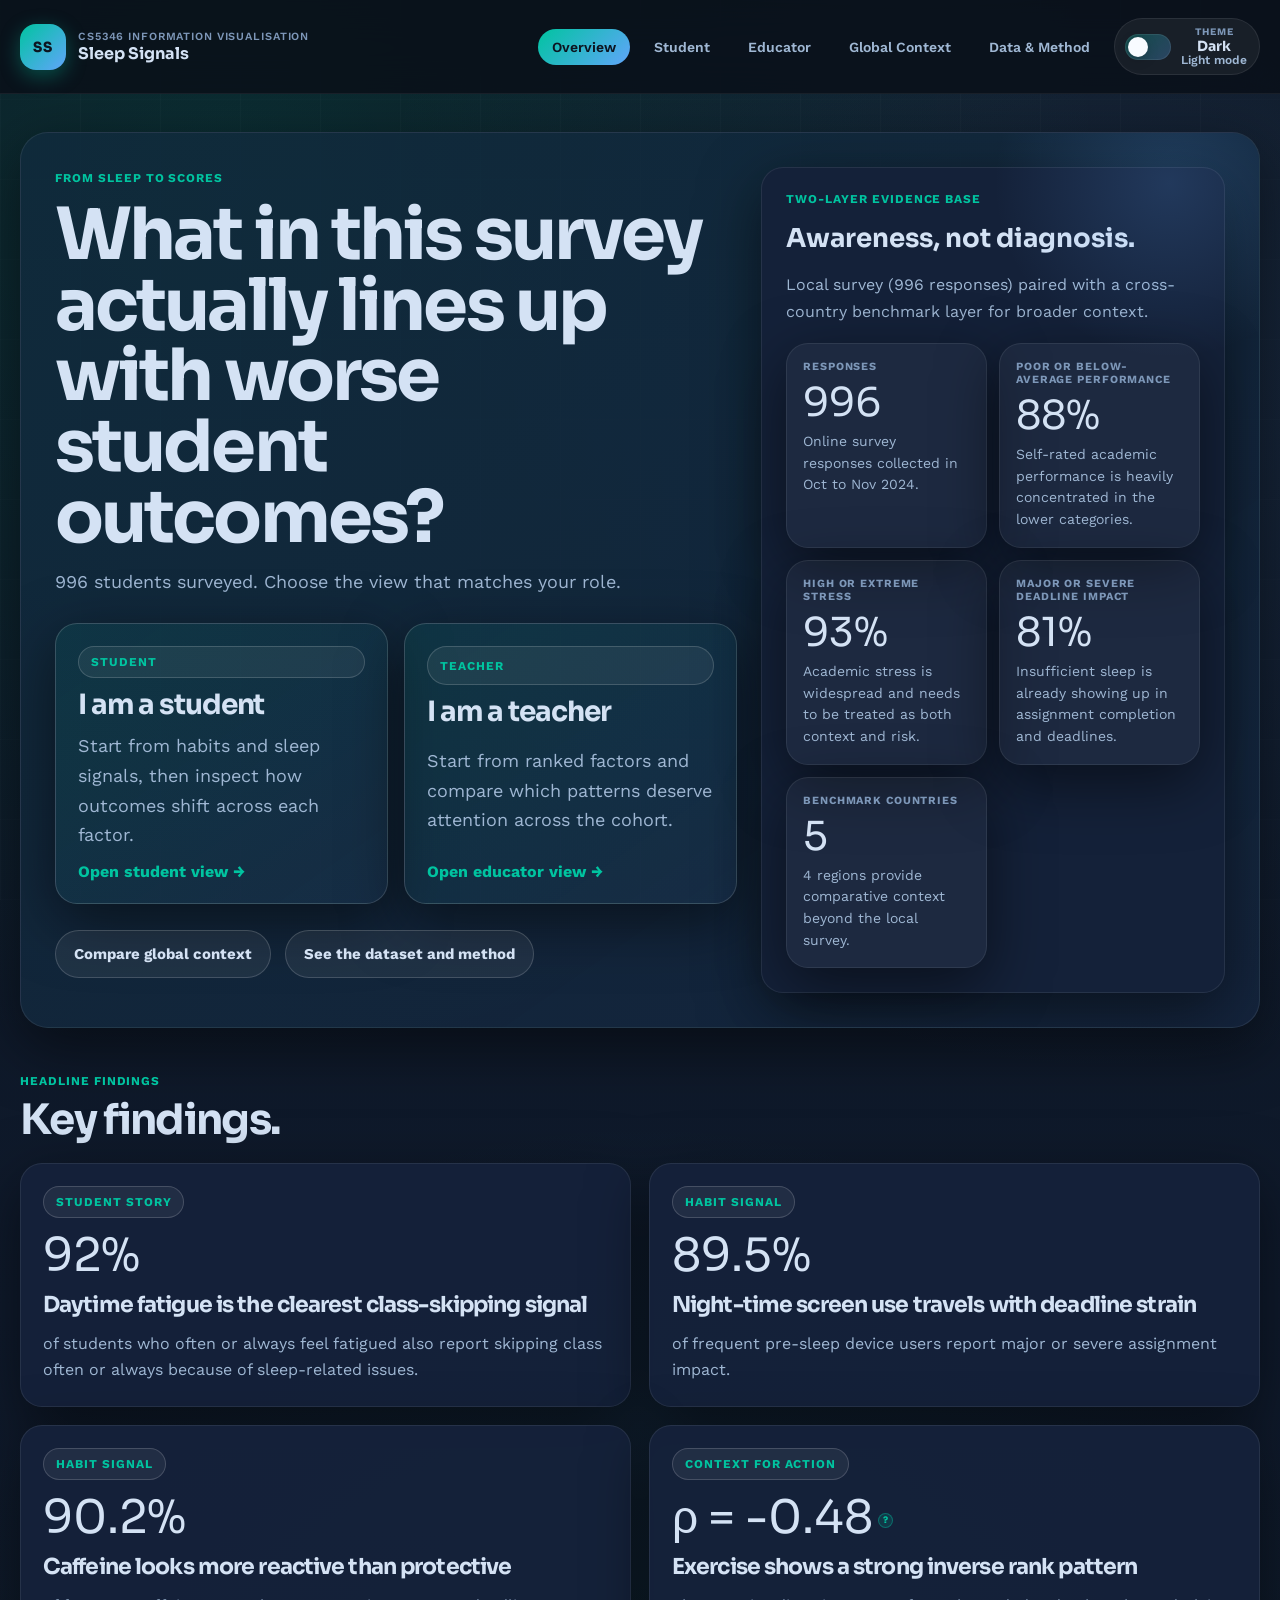
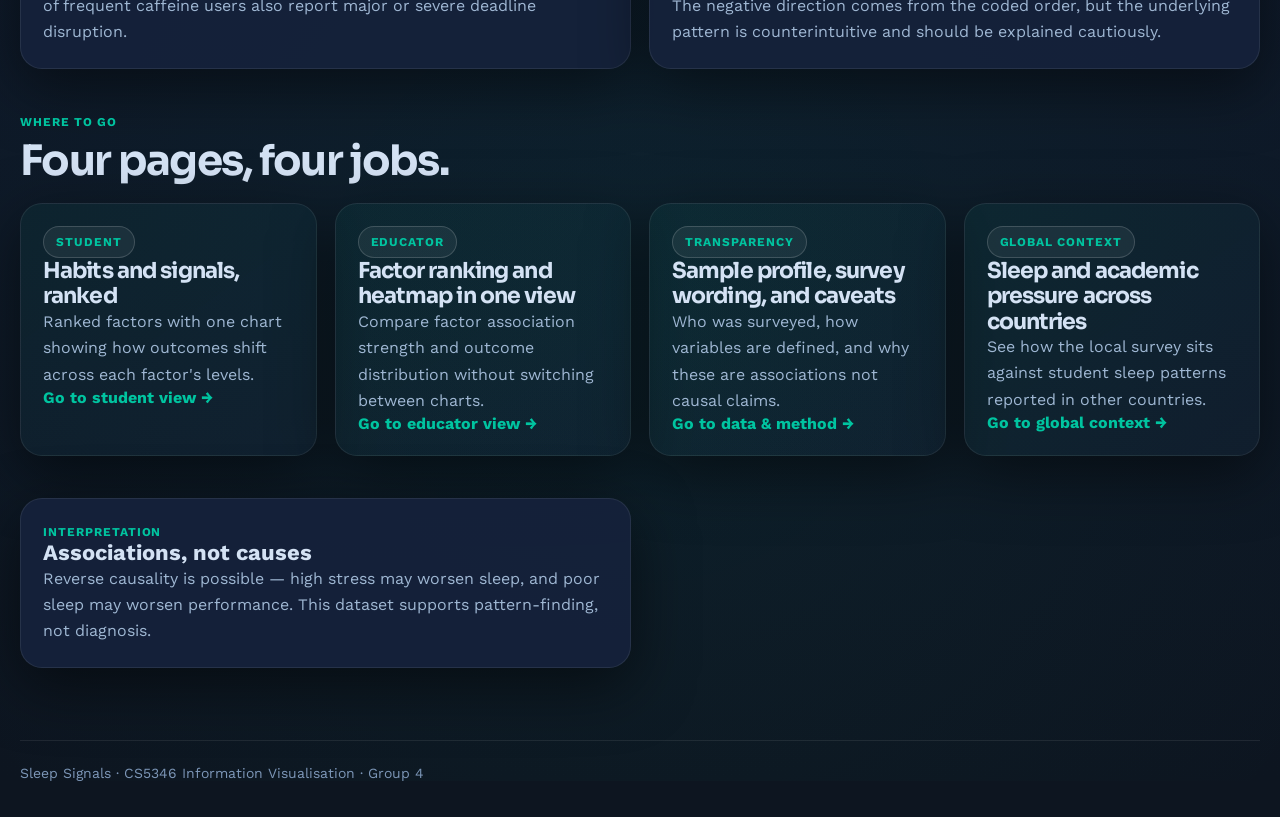
<file: index.html>
<!DOCTYPE html>
<html lang="en">
<head>
  <meta charset="utf-8">
  <meta name="viewport" content="width=device-width, initial-scale=1">
  <title>Sleep Signals | What Shapes Student Outcomes?</title>
  <script>
    try {
      const savedTheme = localStorage.getItem("sleep-signals-theme");
      if (savedTheme === "light" || savedTheme === "dark") document.documentElement.dataset.theme = savedTheme;
    } catch (error) {}
  </script>
  <link rel="stylesheet" href="assets/site.css">
</head>
<body>
  <header class="site-header">
    <nav class="site-nav">
      <a class="brand-lockup" href="index.html">
        <span class="brand-mark">SS</span>
        <span class="brand-text">
          <small>CS5346 Information Visualisation</small>
          <strong>Sleep Signals</strong>
        </span>
      </a>
      <div class="nav-links">
        <a class="nav-link active" href="index.html">Overview</a>
        <a class="nav-link" href="student.html">Student</a>
        <a class="nav-link" href="educator.html">Educator</a>
        <a class="nav-link" href="context.html">Global Context</a>
        <a class="nav-link" href="method.html">Data &amp; Method</a>
      </div>
    </nav>
  </header>

  <main class="page-shell">
    <section class="hero fade-up">
      <div class="hero-grid">
        <div class="hero-copy">
          <span class="eyebrow">From Sleep to Scores</span>
          <h1>What in this survey actually lines up with worse student outcomes?</h1>
          <p>
            996 students surveyed. Choose the view that matches your role.
          </p>
          <div class="audience-grid">
            <a class="audience-card audience-card-student" href="student.html">
              <span class="chip">Student</span>
              <h3>I am a student</h3>
              <p>
                Start from habits and sleep signals, then inspect how outcomes shift across each factor.
              </p>
              <span class="audience-link">Open student view →</span>
            </a>
            <a class="audience-card audience-card-educator" href="educator.html">
              <span class="chip">Teacher</span>
              <h3>I am a teacher</h3>
              <p>
                Start from ranked factors and compare which patterns deserve attention across the cohort.
              </p>
              <span class="audience-link">Open educator view →</span>
            </a>
          </div>
          <div class="hero-actions">
            <a class="btn btn-secondary" href="context.html">Compare global context</a>
            <a class="btn btn-secondary" href="method.html">See the dataset and method</a>
          </div>
        </div>

        <aside class="hero-card">
          <span class="section-kicker">Two-layer evidence base</span>
          <h2>Awareness, not diagnosis.</h2>
          <p>
            Local survey (996 responses) paired with a cross-country benchmark layer for broader context.
          </p>
          <div class="stat-grid" id="heroStats">
            <div class="loading-state">Loading survey profile…</div>
          </div>

        </aside>
      </div>
    </section>

    <section class="section fade-up">
      <div class="section-head">
        <div>
          <span class="section-kicker">Headline findings</span>
          <h2>Key findings.</h2>
        </div>
      </div>
      <div class="finding-grid" id="findingGrid">
        <div class="loading-state">Loading findings…</div>
      </div>
    </section>

    <section class="section fade-up">
      <div class="section-head">
        <div>
          <span class="section-kicker">Where to go</span>
          <h2>Four pages, four jobs.</h2>
        </div>
      </div>
      <div class="route-grid">
        <article class="route-card">
          <span class="chip">Student</span>
          <h3>Habits and signals, ranked</h3>
          <p>
            Ranked factors with one chart showing how outcomes shift across each factor's levels.
          </p>
          <a class="route-link" href="student.html">Go to student view →</a>
        </article>
        <article class="route-card">
          <span class="chip">Educator</span>
          <h3>Factor ranking and heatmap in one view</h3>
          <p>
            Compare factor association strength and outcome distribution without switching between charts.
          </p>
          <a class="route-link" href="educator.html">Go to educator view →</a>
        </article>
        <article class="route-card">
          <span class="chip">Transparency</span>
          <h3>Sample profile, survey wording, and caveats</h3>
          <p>
            Who was surveyed, how variables are defined, and why these are associations not causal claims.
          </p>
          <a class="route-link" href="method.html">Go to data &amp; method →</a>
        </article>
        <article class="route-card">
          <span class="chip">Global context</span>
          <h3>Sleep and academic pressure across countries</h3>
          <p>
            See how the local survey sits against student sleep patterns reported in other countries.
          </p>
          <a class="route-link" href="context.html">Go to global context →</a>
        </article>
      </div>
    </section>

    <section class="section fade-up">
      <div class="split-notes">
        <article class="note-card">
          <span class="section-kicker">Interpretation</span>
          <h3>Associations, not causes</h3>
          <p>
            Reverse causality is possible — high stress may worsen sleep, and poor sleep may worsen performance. This dataset supports pattern-finding, not diagnosis.
          </p>
        </article>
      </div>
    </section>
  </main>

  <footer class="site-footer">
    Sleep Signals · CS5346 Information Visualisation · Group 4
  </footer>

  <script src="assets/vendor/d3.v7.min.js" defer></script>
  <script src="data/local-survey-bundle.js" defer></script>
  <script src="data/global-sleep-benchmarks.js" defer></script>
  <script src="assets/data.js" defer></script>
  <script src="assets/charts.js" defer></script>
  <script src="assets/theme.js" defer></script>
  <script src="assets/index.js" defer></script>
</body>
</html>
</file>
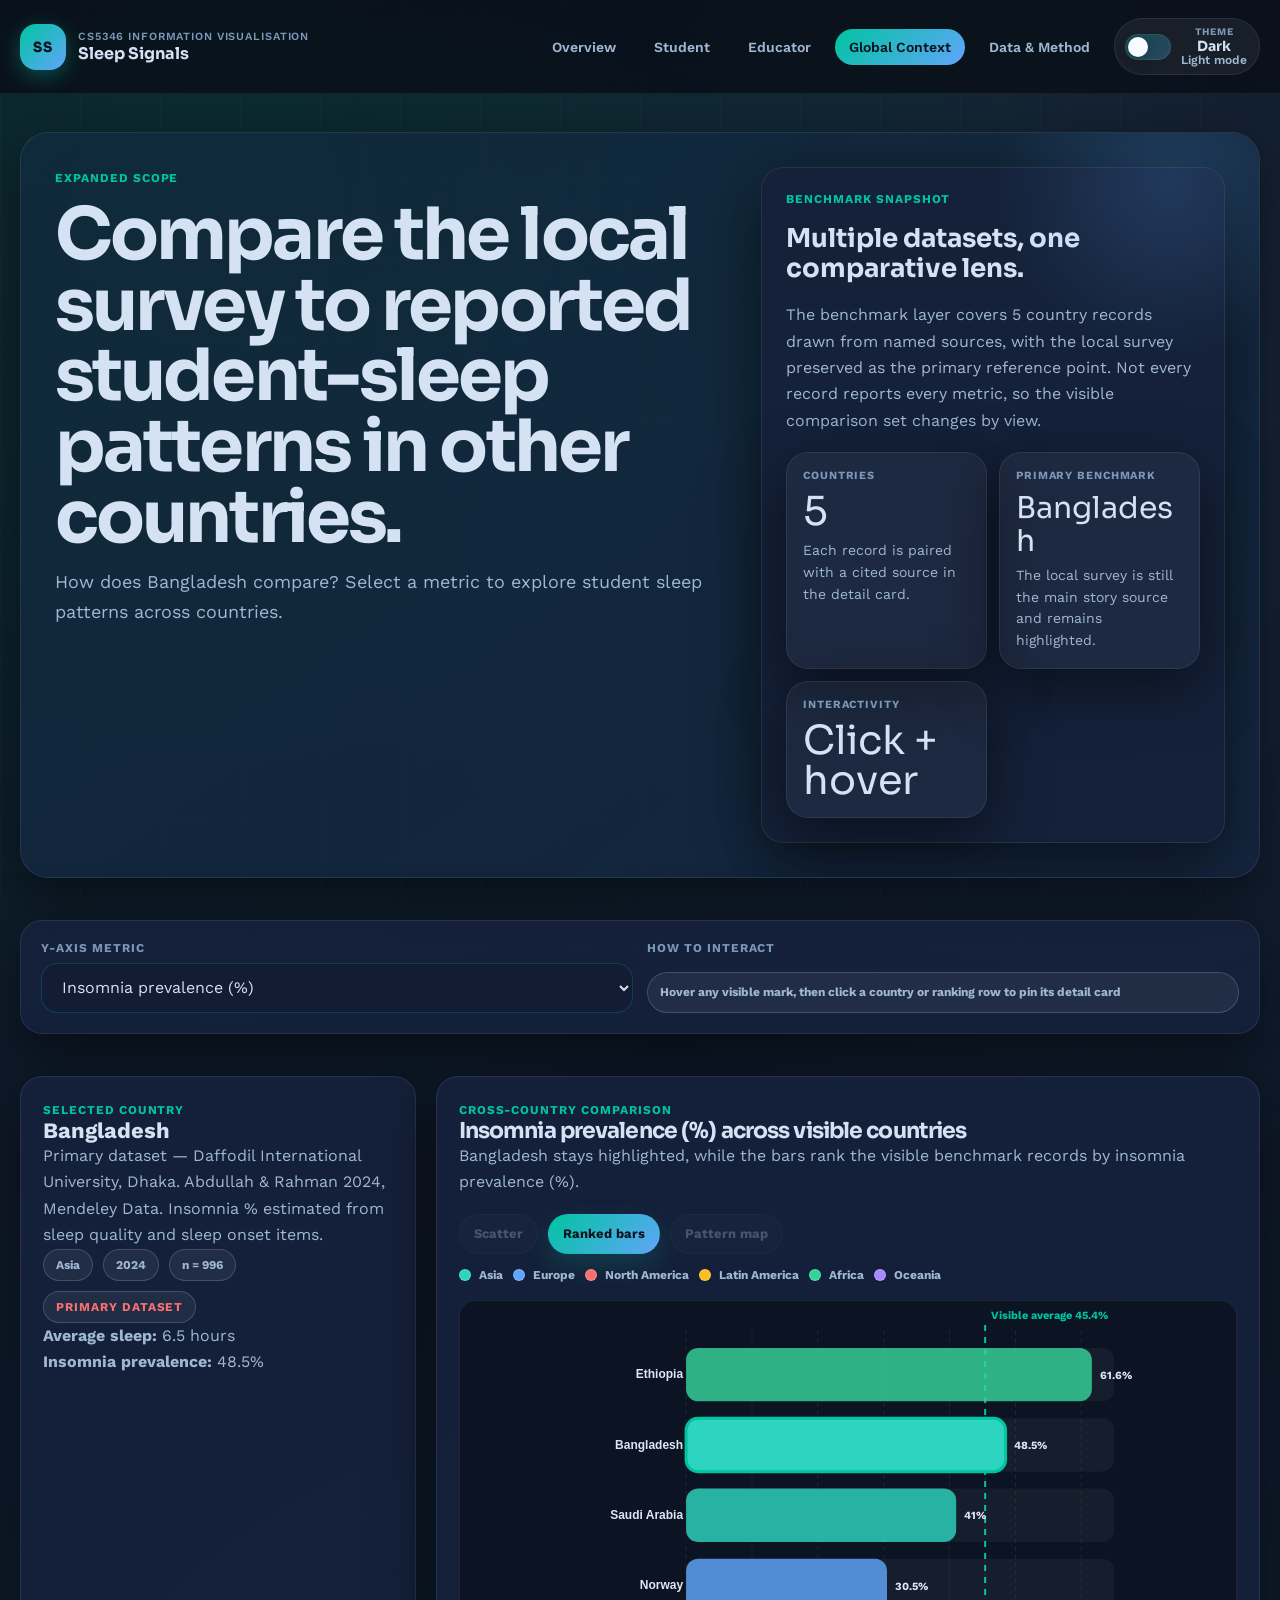
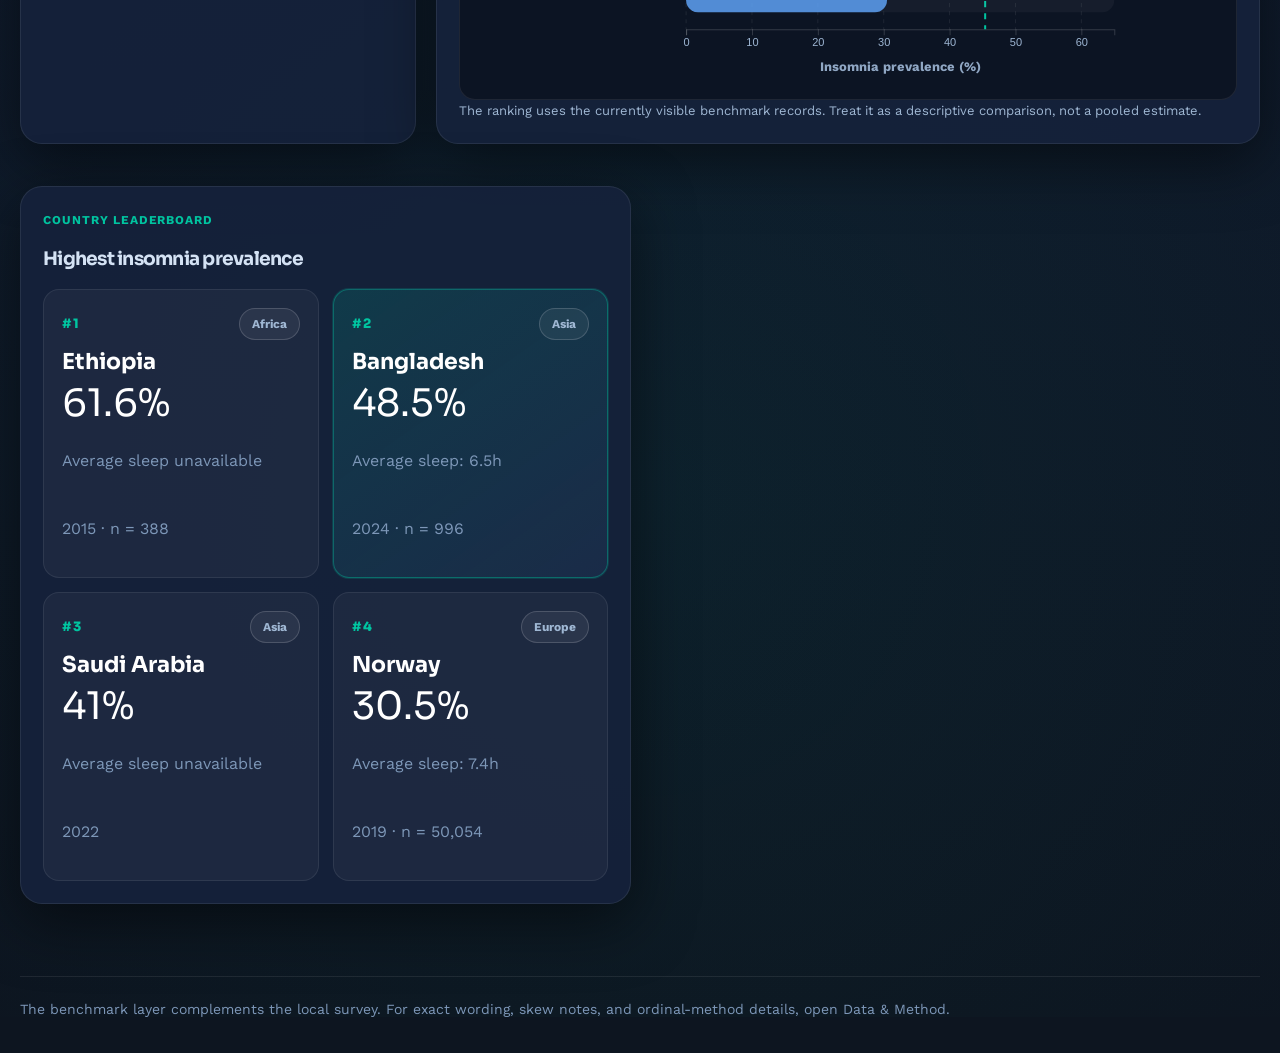
<file: context.html>
<!DOCTYPE html>
<html lang="en">
<head>
  <meta charset="utf-8">
  <meta name="viewport" content="width=device-width, initial-scale=1">
  <title>Sleep Signals | Global Context</title>
  <script>
    try {
      const savedTheme = localStorage.getItem("sleep-signals-theme");
      if (savedTheme === "light" || savedTheme === "dark") document.documentElement.dataset.theme = savedTheme;
    } catch (error) {}
  </script>
  <link rel="stylesheet" href="assets/site.css">
</head>
<body>
  <header class="site-header">
    <nav class="site-nav">
      <a class="brand-lockup" href="index.html">
        <span class="brand-mark">SS</span>
        <span class="brand-text">
          <small>CS5346 Information Visualisation</small>
          <strong>Sleep Signals</strong>
        </span>
      </a>
      <div class="nav-links">
        <a class="nav-link" href="index.html">Overview</a>
        <a class="nav-link" href="student.html">Student</a>
        <a class="nav-link" href="educator.html">Educator</a>
        <a class="nav-link active" href="context.html">Global Context</a>
        <a class="nav-link" href="method.html">Data &amp; Method</a>
      </div>
    </nav>
  </header>

  <main class="page-shell">
    <section class="hero fade-up">
      <div class="hero-grid">
        <div class="hero-copy">
          <span class="eyebrow">Expanded scope</span>
          <h1>Compare the local survey to reported student-sleep patterns in other countries.</h1>
          <p>
            How does Bangladesh compare? Select a metric to explore student sleep patterns across countries.
          </p>
        </div>
        <aside class="hero-card" id="contextStats">
          <div class="loading-state">Loading benchmark summary…</div>
        </aside>
      </div>
    </section>

    <section class="section fade-up">
      <div class="controls-panel">
        <div class="controls-grid">
          <div class="field">
            <label for="contextMetric">Y-axis metric</label>
            <select id="contextMetric"></select>
          </div>
          <div class="field">
            <label>How to interact</label>
            <div class="sample-pill">Hover any visible mark, then click a country or ranking row to pin its detail card</div>
          </div>
        </div>
      </div>
    </section>

    <section class="section fade-up">
      <div class="viz-layout">
        <aside class="note-card" id="contextDetail">
          <div class="loading-state">Loading selected country…</div>
        </aside>
        <article class="chart-card">
          <span class="section-kicker">Cross-country comparison</span>
          <h3 id="contextChartTitle">Average sleep hours vs insomnia prevalence</h3>
          <p id="contextChartCopy">
            Countries with less average sleep and higher reported burden move toward the upper-left of the plot.
          </p>
          <div class="chart-toolbar" id="contextViewModes" aria-label="Context chart view modes"></div>
          <div class="legend" id="contextLegend"></div>
          <div class="chart-shell" id="contextChart"></div>
          <p class="footnote" id="contextFootnote">
            These benchmark values come from different studies and should be treated as comparative context rather than a strictly harmonized pooled dataset.
          </p>
        </article>
      </div>
    </section>

    <section class="section fade-up">
      <div class="data-grid">
        <article class="surface-card">
          <span class="section-kicker">Country leaderboard</span>
          <h3 class="panel-title" id="contextRankingTitle">Highest insomnia prevalence</h3>
          <div class="context-ranking-grid" id="contextRanking"></div>
        </article>
      </div>
    </section>
  </main>

  <footer class="site-footer">
    The benchmark layer complements the local survey. For exact wording, skew notes, and ordinal-method details, open <a href="method.html">Data &amp; Method</a>.
  </footer>

  <script src="assets/vendor/d3.v7.min.js" defer></script>
  <script src="data/global-sleep-benchmarks.js" defer></script>
  <script src="assets/data.js" defer></script>
  <script src="assets/charts.js" defer></script>
  <script src="assets/theme.js" defer></script>
  <script src="assets/context.js" defer></script>
</body>
</html>
</file>
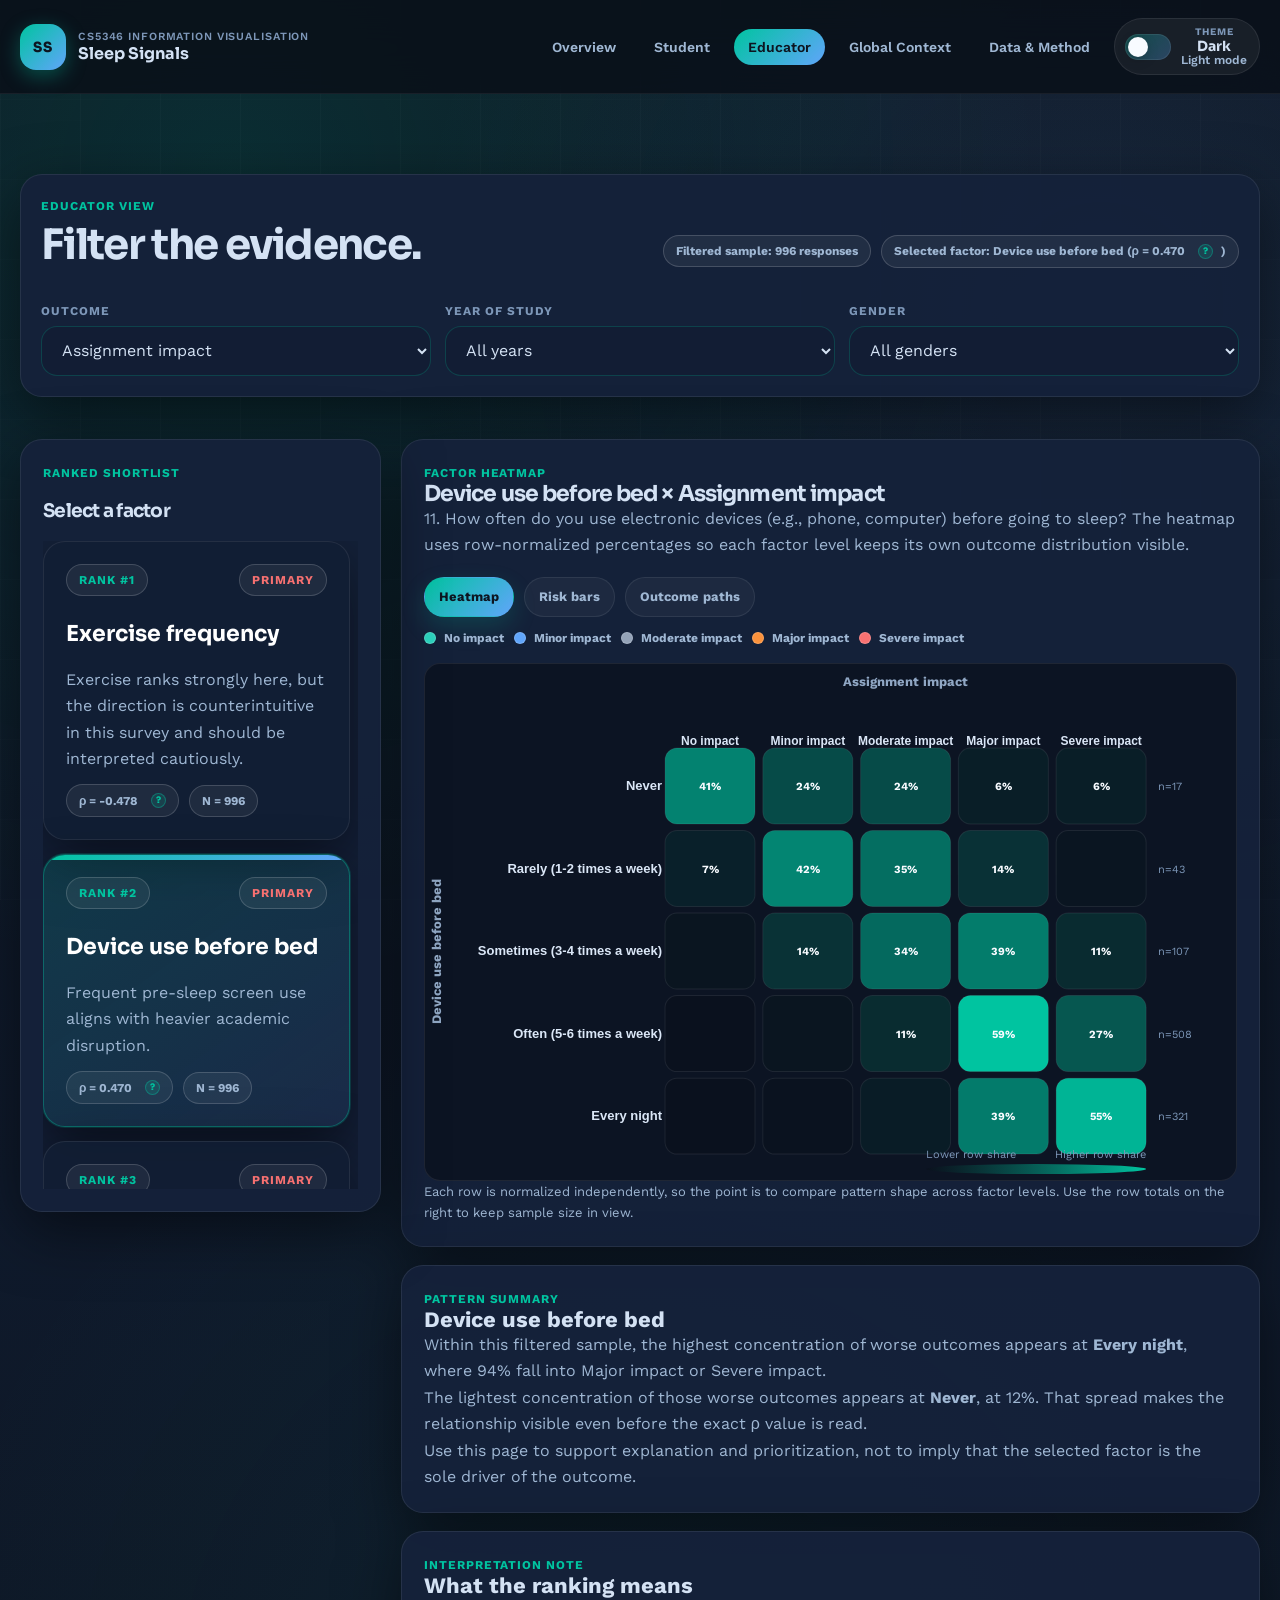
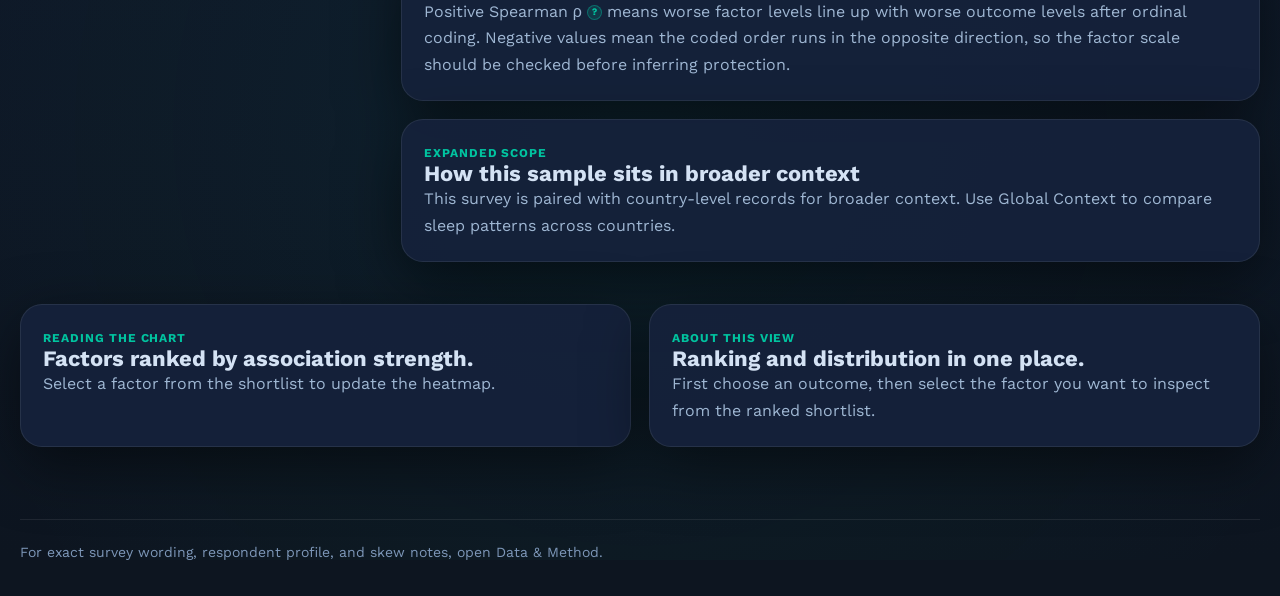
<file: educator.html>
<!DOCTYPE html>
<html lang="en">
<head>
  <meta charset="utf-8">
  <meta name="viewport" content="width=device-width, initial-scale=1">
  <title>Sleep Signals | Educator View</title>
  <script>
    try {
      const savedTheme = localStorage.getItem("sleep-signals-theme");
      if (savedTheme === "light" || savedTheme === "dark") document.documentElement.dataset.theme = savedTheme;
    } catch (error) {}
  </script>
  <link rel="stylesheet" href="assets/site.css">
</head>
<body>
  <header class="site-header">
    <nav class="site-nav">
      <a class="brand-lockup" href="index.html">
        <span class="brand-mark">SS</span>
        <span class="brand-text">
          <small>CS5346 Information Visualisation</small>
          <strong>Sleep Signals</strong>
        </span>
      </a>
      <div class="nav-links">
        <a class="nav-link" href="index.html">Overview</a>
        <a class="nav-link" href="student.html">Student</a>
        <a class="nav-link active" href="educator.html">Educator</a>
        <a class="nav-link" href="context.html">Global Context</a>
        <a class="nav-link" href="method.html">Data &amp; Method</a>
      </div>
    </nav>
  </header>

  <main class="page-shell">

    <!-- 1. FILTERS — first thing visible on load -->
    <section class="section fade-up">
      <div class="controls-panel">
        <div class="section-head">
          <div>
            <span class="section-kicker">Educator view</span>
            <h2>Filter the evidence.</h2>
          </div>
          <div class="pill-row">
            <span class="sample-pill" id="educatorSample">Filtered sample: —</span>
            <span class="meta-pill" id="educatorRho">Selected factor: —</span>
          </div>
        </div>
        <div class="controls-grid">
          <div class="field">
            <label for="educatorOutcome">Outcome</label>
            <select id="educatorOutcome"></select>
          </div>
          <div class="field">
            <label for="educatorYear">Year of study</label>
            <select id="educatorYear"></select>
          </div>
          <div class="field">
            <label for="educatorGender">Gender</label>
            <select id="educatorGender"></select>
          </div>
        </div>
      </div>
    </section>

    <!-- 2. SHORTLIST + HEATMAP -->
    <section class="section fade-up">
      <div class="educator-layout">
        <aside class="surface-card">
          <span class="section-kicker">Ranked shortlist</span>
          <h3 class="panel-title">Select a factor</h3>
          <div class="rank-list" id="rankingList">
            <div class="loading-state">Loading factor ranking…</div>
          </div>
        </aside>

        <div class="method-grid">
          <article class="chart-card">
            <span class="section-kicker">Factor heatmap</span>
            <h3 id="educatorChartTitle">Outcome × factor heatmap</h3>
            <p id="educatorChartCopy">
              Darker cells mark a larger share within the selected factor level.
            </p>
            <div class="chart-toolbar" id="educatorViewModes" aria-label="Educator chart view modes"></div>
            <div class="legend" id="educatorLegend"></div>
            <div class="chart-shell" id="educatorChart"></div>
            <p class="footnote" id="educatorFootnote">
              Each row sums to 100%. Compare pattern shape across levels — row totals show sample size.
            </p>
          </article>

          <article class="note-card" id="educatorPattern">
            <div class="loading-state">Loading pattern summary…</div>
          </article>

          <article class="note-card">
            <span class="section-kicker">Interpretation note</span>
            <h3>What the ranking means</h3>
            <p>
              Positive Spearman ρ<span class="rho-info" data-tip="Rank correlation (−1 to +1). Positive = worse factor aligns with worse outcome.">?</span> means worse factor levels line up with worse outcome levels after ordinal coding. Negative values mean the coded order runs in the opposite direction, so the factor scale should be checked before inferring protection.
            </p>
          </article>

          <article class="note-card">
            <span class="section-kicker">Expanded scope</span>
            <h3>How this sample sits in broader context</h3>
            <p>
              This survey is paired with country-level records for broader context. Use <a href="context.html">Global Context</a> to compare sleep patterns across countries.
            </p>
          </article>
        </div>
      </div>
    </section>

    <!-- 3. INTRO — moved below chart as a reference note -->
    <section class="section fade-up">
      <div class="split-notes">
        <article class="note-card">
          <span class="section-kicker">Reading the chart</span>
          <h3>Factors ranked by association strength.</h3>
          <p>
            Select a factor from the shortlist to update the heatmap.
          </p>
        </article>
        <article class="note-card">
          <span class="section-kicker">About this view</span>
          <h3>Ranking and distribution in one place.</h3>
          <p>
            First choose an outcome, then select the factor you want to inspect from the ranked shortlist.
          </p>
        </article>
      </div>
    </section>

  </main>

  <footer class="site-footer">
    For exact survey wording, respondent profile, and skew notes, open <a href="method.html">Data &amp; Method</a>.
  </footer>

  <script src="assets/vendor/d3.v7.min.js" defer></script>
  <script src="data/local-survey-bundle.js" defer></script>
  <script src="assets/data.js" defer></script>
  <script src="assets/charts.js" defer></script>
  <script src="assets/theme.js" defer></script>
  <script src="assets/educator.js" defer></script>
</body>
</html>
</file>
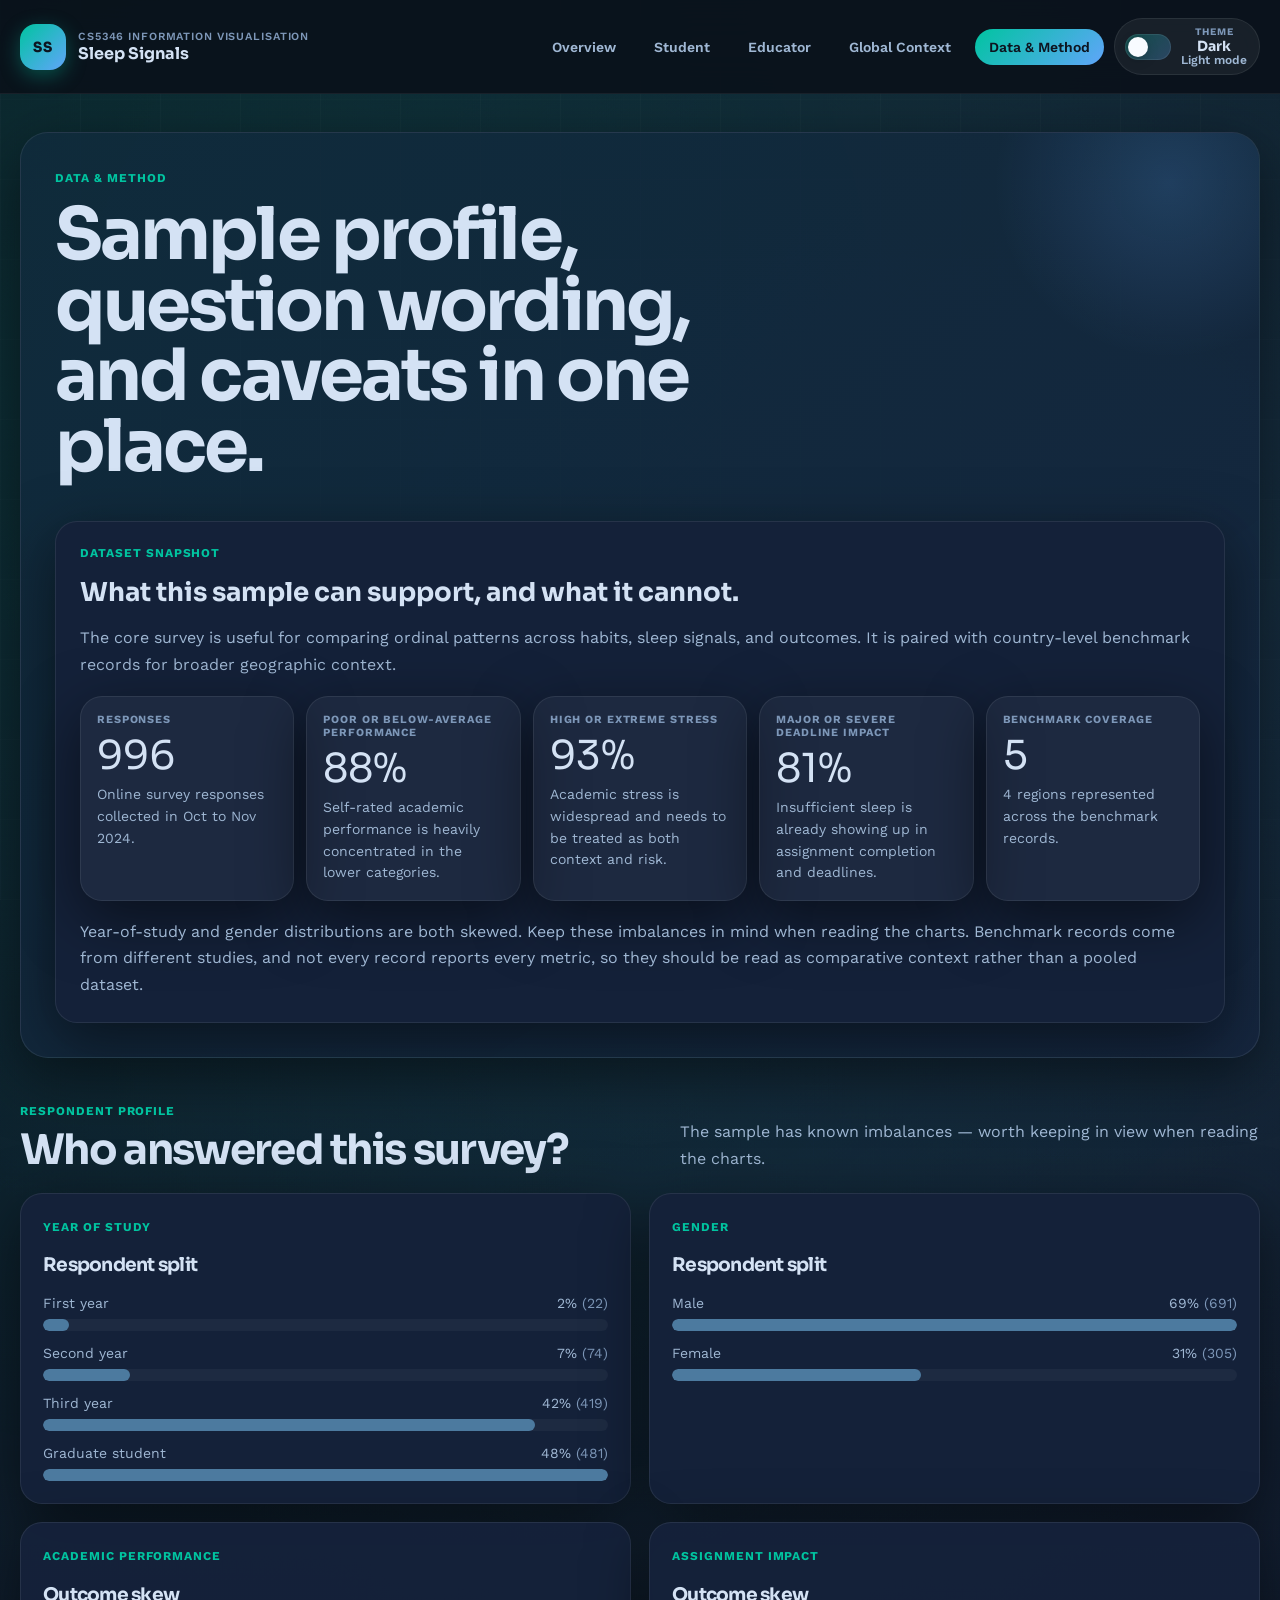
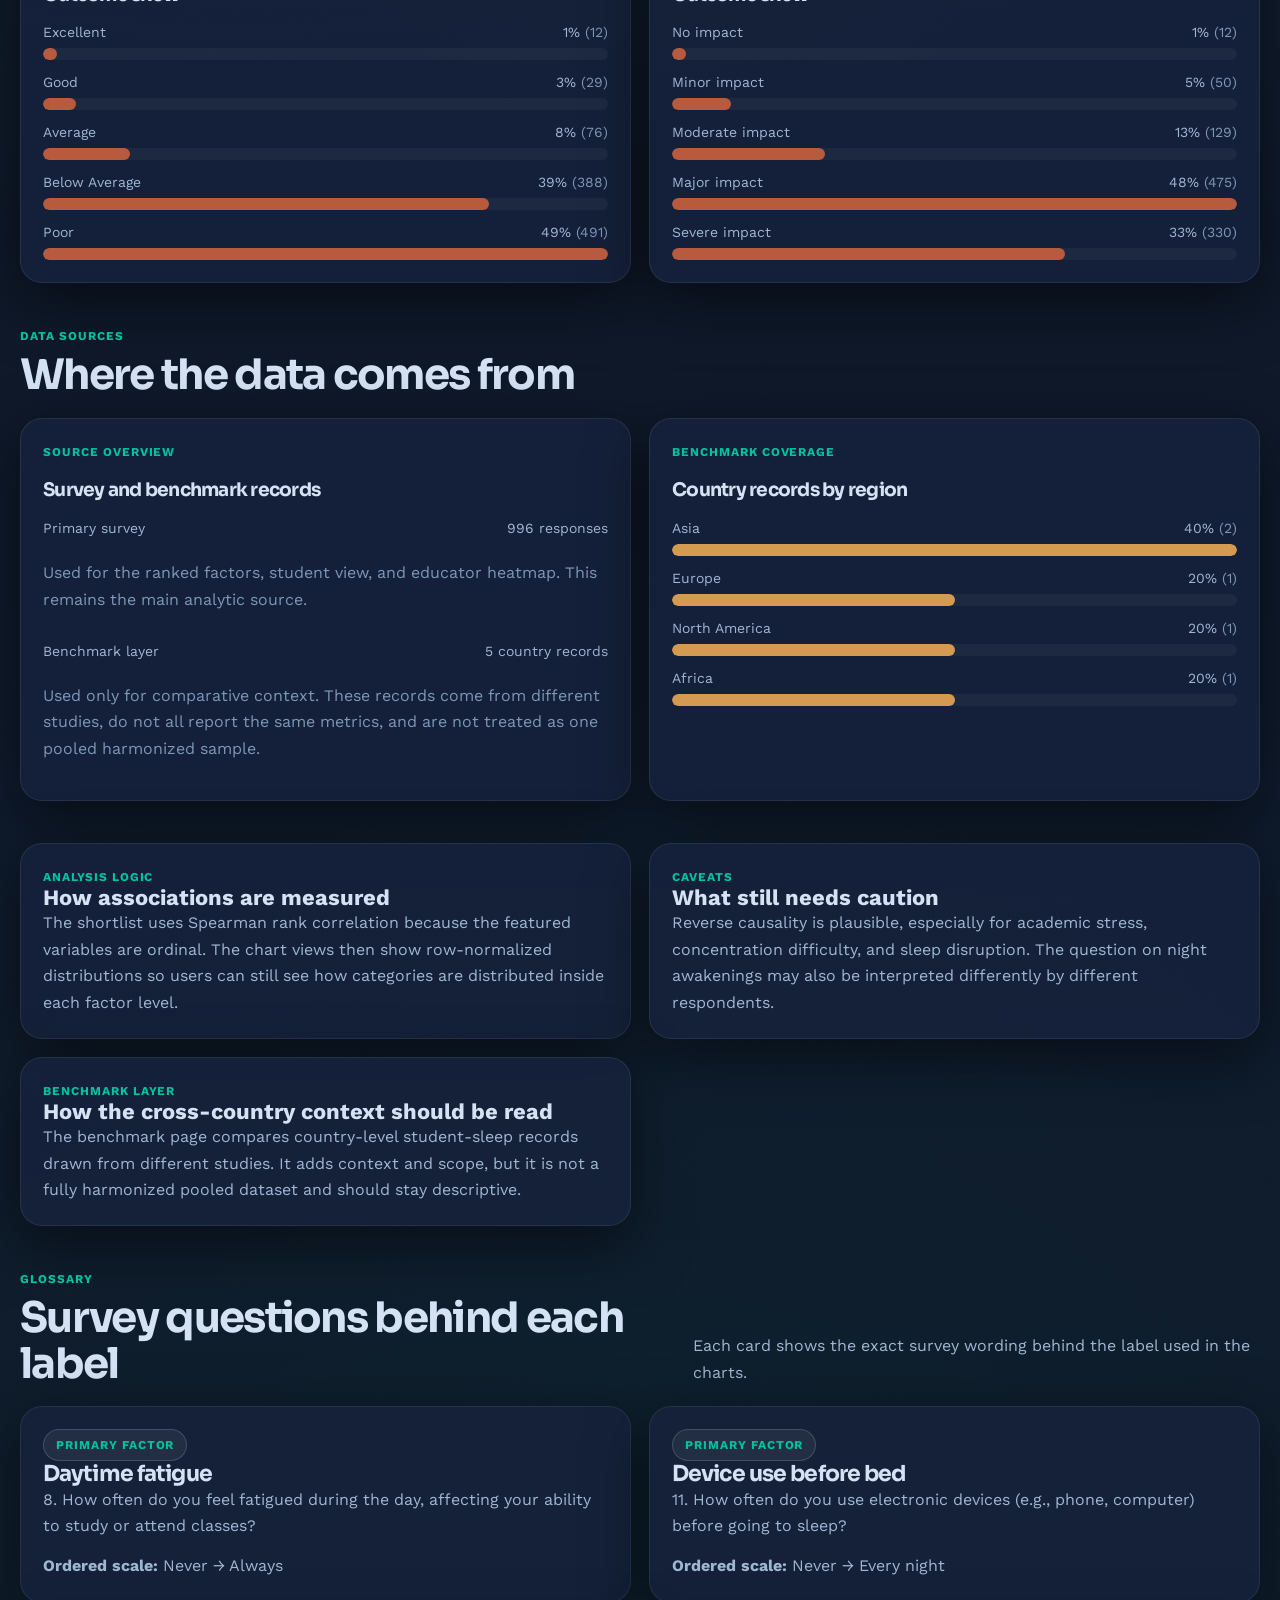
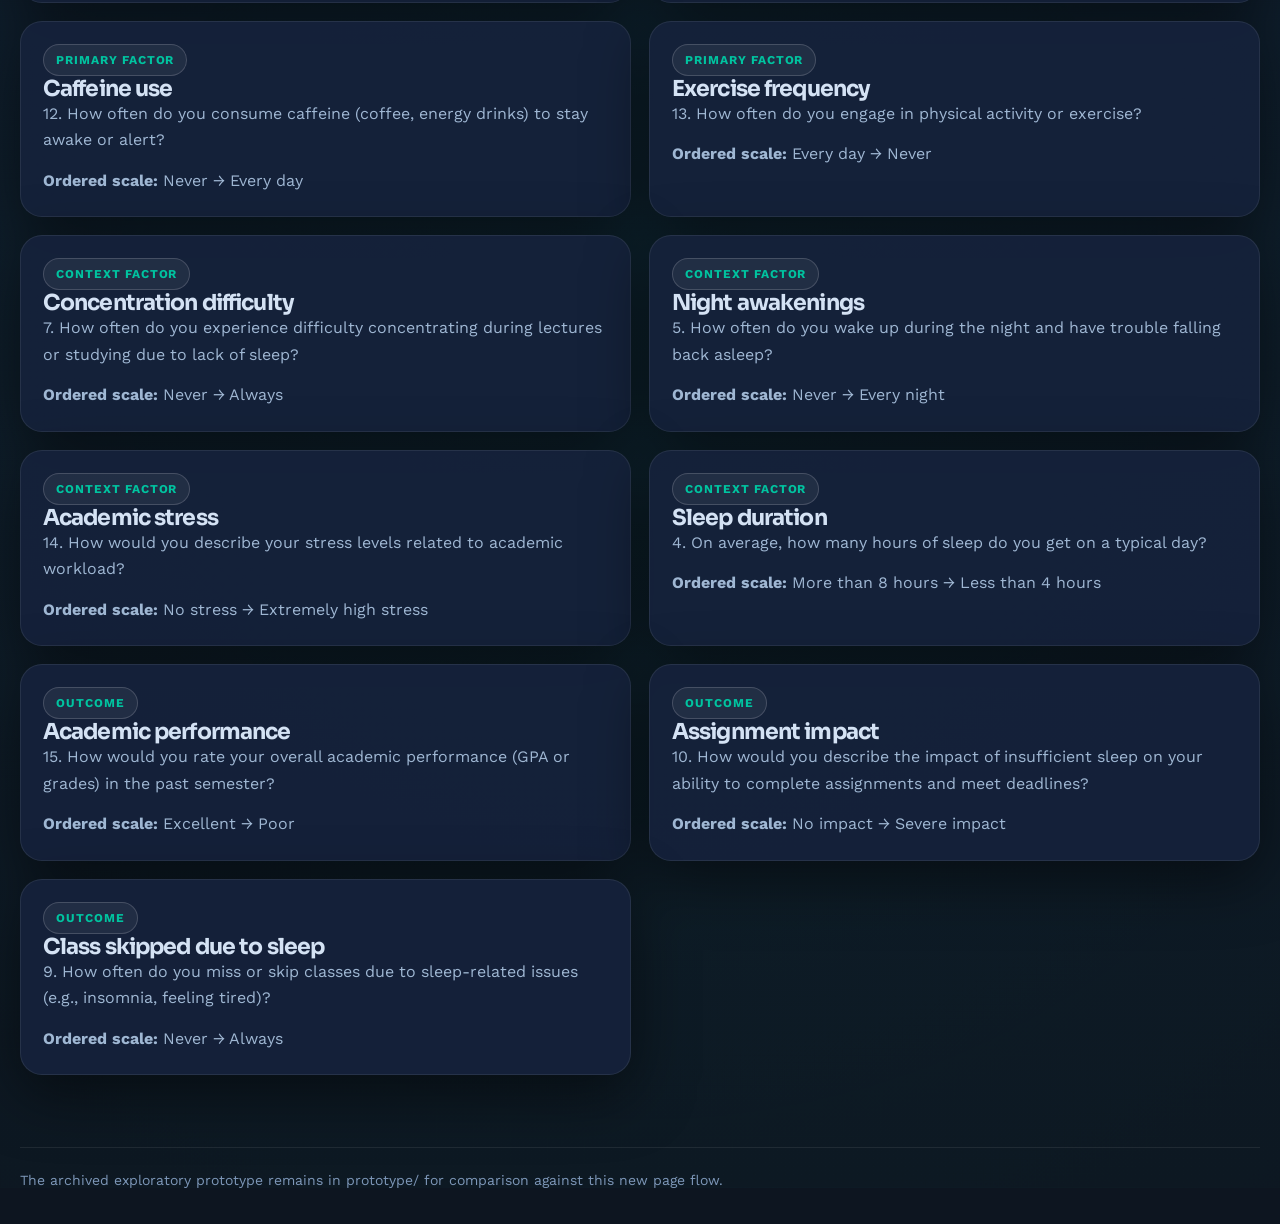
<file: method.html>
<!DOCTYPE html>
<html lang="en">
<head>
  <meta charset="utf-8">
  <meta name="viewport" content="width=device-width, initial-scale=1">
  <title>Sleep Signals | Data &amp; Method</title>
  <script>
    try {
      const savedTheme = localStorage.getItem("sleep-signals-theme");
      if (savedTheme === "light" || savedTheme === "dark") document.documentElement.dataset.theme = savedTheme;
    } catch (error) {}
  </script>
  <link rel="stylesheet" href="assets/site.css">
</head>
<body>
  <header class="site-header">
    <nav class="site-nav">
      <a class="brand-lockup" href="index.html">
        <span class="brand-mark">SS</span>
        <span class="brand-text">
          <small>CS5346 Information Visualisation</small>
          <strong>Sleep Signals</strong>
        </span>
      </a>
      <div class="nav-links">
        <a class="nav-link" href="index.html">Overview</a>
        <a class="nav-link" href="student.html">Student</a>
        <a class="nav-link" href="educator.html">Educator</a>
        <a class="nav-link" href="context.html">Global Context</a>
        <a class="nav-link active" href="method.html">Data &amp; Method</a>
      </div>
    </nav>
  </header>

  <main class="page-shell">
    <section class="hero fade-up">
      <div style="display: flex; flex-direction: column; gap: 24px;">
        <div class="hero-copy">
          <span class="eyebrow">Data &amp; method</span>
          <h1>Sample profile, question wording, and caveats in one place.</h1>
        </div>
        <aside class="hero-card" id="methodStats">
          <div class="loading-state">Loading dataset profile…</div>
        </aside>
      </div>
    </section>

    <section class="section fade-up">
      <div class="section-head">
        <div>
          <span class="section-kicker">Respondent profile</span>
          <h2>Who answered this survey?</h2>
        </div>
        <p>
          The sample has known imbalances — worth keeping in view when reading the charts.
        </p>
      </div>
      <div class="data-grid">
        <article class="surface-card">
          <span class="section-kicker">Year of study</span>
          <h3 class="panel-title">Respondent split</h3>
          <div class="bar-list" id="yearProfile"></div>
        </article>
        <article class="surface-card">
          <span class="section-kicker">Gender</span>
          <h3 class="panel-title">Respondent split</h3>
          <div class="bar-list" id="genderProfile"></div>
        </article>
        <article class="surface-card">
          <span class="section-kicker">Academic performance</span>
          <h3 class="panel-title">Outcome skew</h3>
          <div class="bar-list" id="performanceProfile"></div>
        </article>
        <article class="surface-card">
          <span class="section-kicker">Assignment impact</span>
          <h3 class="panel-title">Outcome skew</h3>
          <div class="bar-list" id="deadlineProfile"></div>
        </article>
      </div>
    </section>

    <section class="section fade-up">
      <div class="section-head">
        <div>
          <span class="section-kicker">Data sources</span>
          <h2>Where the data comes from</h2>
        </div>
      </div>
      <div class="data-grid">
        <article class="surface-card" id="dataSourceGrid">
          <div class="loading-state">Loading data sources…</div>
        </article>
        <article class="surface-card">
          <span class="section-kicker">Benchmark coverage</span>
          <h3 class="panel-title">Country records by region</h3>
          <div class="bar-list" id="benchmarkRegionProfile"></div>
        </article>
      </div>
    </section>

    <section class="section fade-up">
      <div class="split-notes">
        <article class="note-card">
          <span class="section-kicker">Analysis logic</span>
          <h3>How associations are measured</h3>
          <p>
            The shortlist uses Spearman rank correlation because the featured variables are ordinal. The chart views then show row-normalized distributions so users can still see how categories are distributed inside each factor level.
          </p>
        </article>
        <article class="note-card">
          <span class="section-kicker">Caveats</span>
          <h3>What still needs caution</h3>
          <p>
            Reverse causality is plausible, especially for academic stress, concentration difficulty, and sleep disruption. The question on night awakenings may also be interpreted differently by different respondents.
          </p>
        </article>
        <article class="note-card">
          <span class="section-kicker">Benchmark layer</span>
          <h3>How the cross-country context should be read</h3>
          <p>
            The benchmark page compares country-level student-sleep records drawn from different studies. It adds context and scope,
            but it is not a fully harmonized pooled dataset and should stay descriptive.
          </p>
        </article>
      </div>
    </section>

    <section class="section fade-up">
      <div class="section-head">
        <div>
          <span class="section-kicker">Glossary</span>
          <h2>Survey questions behind each label</h2>
        </div>
        <p>
          Each card shows the exact survey wording behind the label used in the charts.
        </p>
      </div>
      <div class="glossary-grid" id="glossaryGrid">
        <div class="loading-state">Loading glossary…</div>
      </div>
    </section>
  </main>

  <footer class="site-footer">
    The archived exploratory prototype remains in <a href="prototype/index_v2.html">prototype/</a> for comparison against this new page flow.
  </footer>

  <script src="assets/vendor/d3.v7.min.js" defer></script>
  <script src="data/local-survey-bundle.js" defer></script>
  <script src="data/global-sleep-benchmarks.js" defer></script>
  <script src="assets/data.js" defer></script>
  <script src="assets/charts.js" defer></script>
  <script src="assets/theme.js" defer></script>
  <script src="assets/method.js" defer></script>
</body>
</html>
</file>
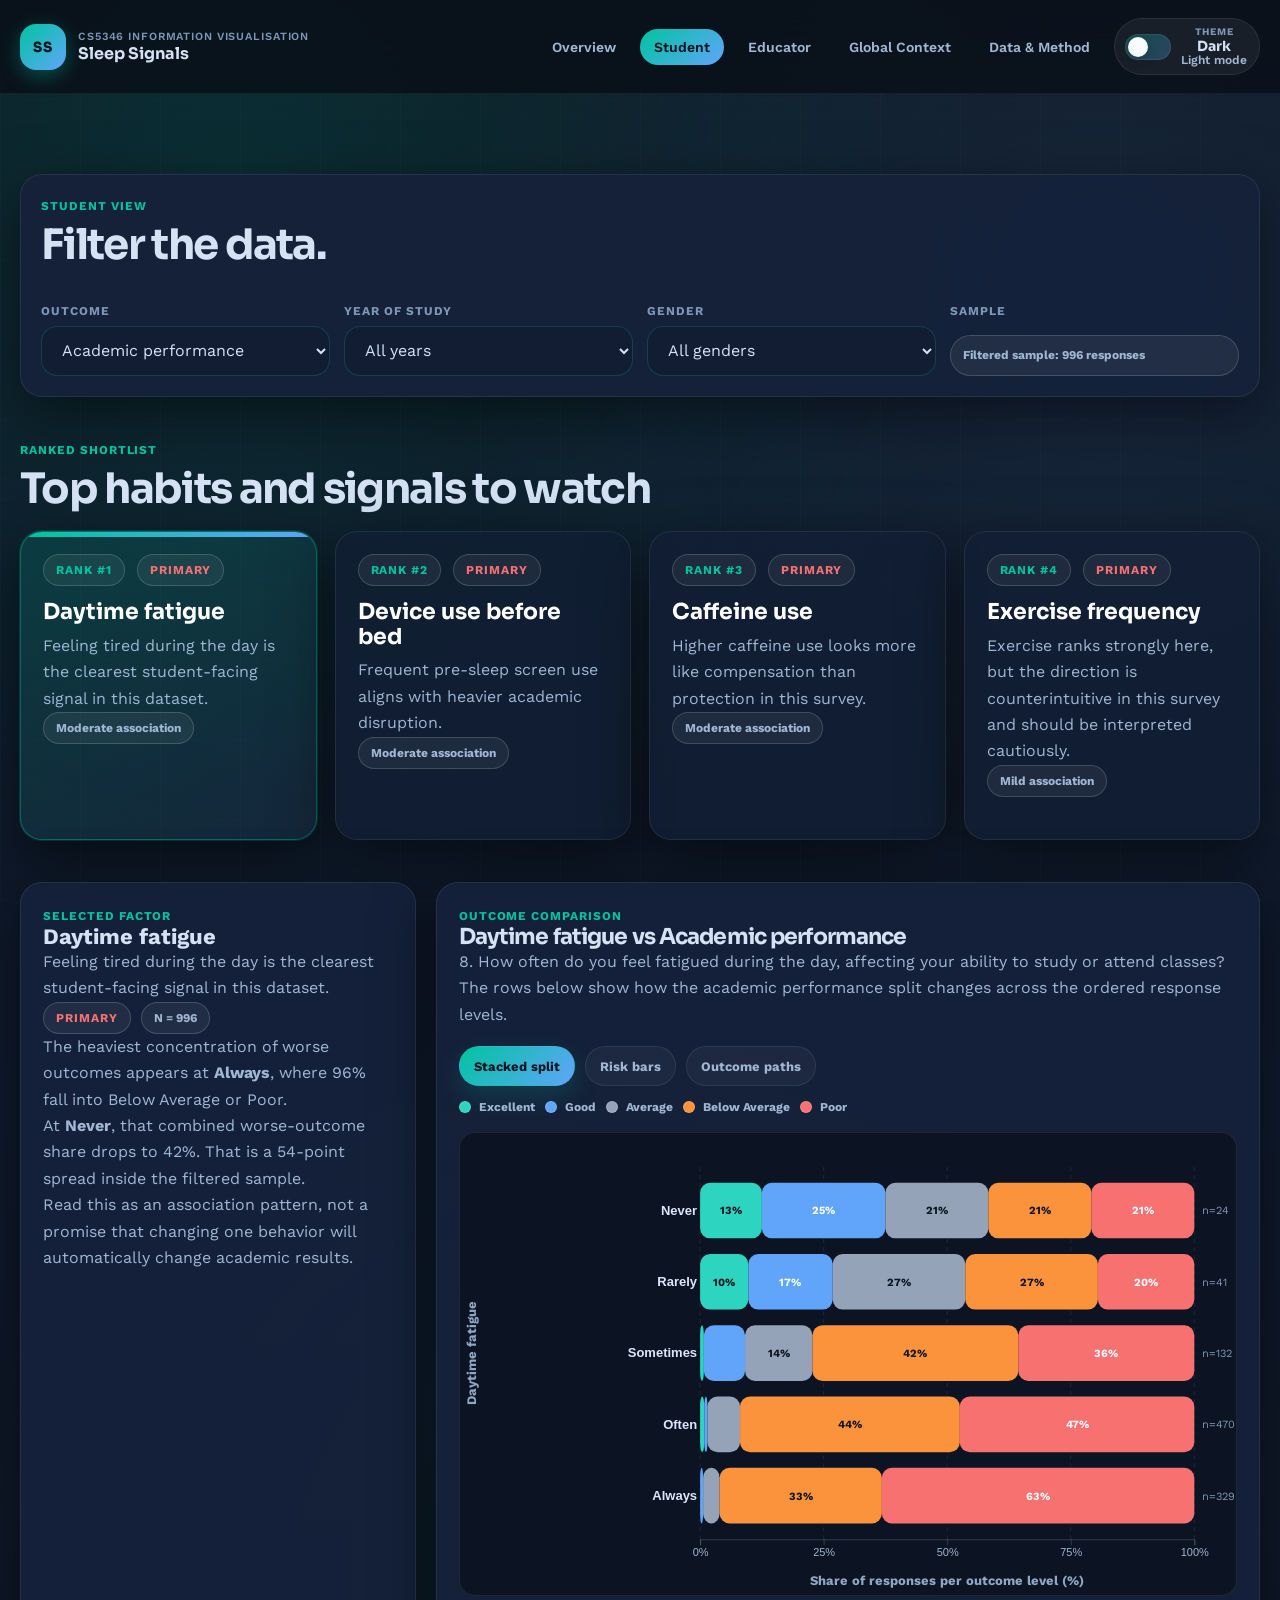
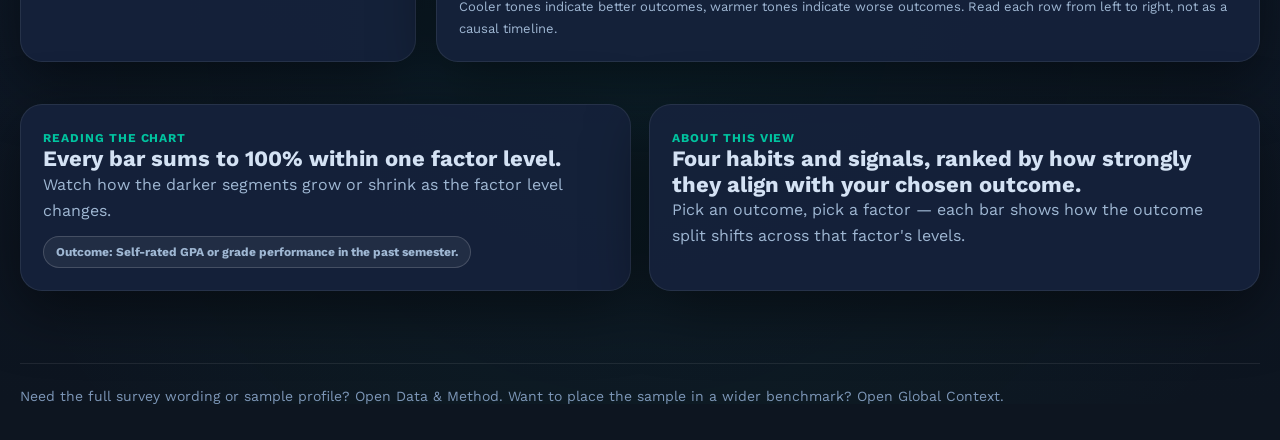
<file: student.html>
<!DOCTYPE html>
<html lang="en">
<head>
  <meta charset="utf-8">
  <meta name="viewport" content="width=device-width, initial-scale=1">
  <title>Sleep Signals | Student View</title>
  <script>
    try {
      const savedTheme = localStorage.getItem("sleep-signals-theme");
      if (savedTheme === "light" || savedTheme === "dark") document.documentElement.dataset.theme = savedTheme;
    } catch (error) {}
  </script>
  <link rel="stylesheet" href="assets/site.css">
</head>
<body>
  <header class="site-header">
    <nav class="site-nav">
      <a class="brand-lockup" href="index.html">
        <span class="brand-mark">SS</span>
        <span class="brand-text">
          <small>CS5346 Information Visualisation</small>
          <strong>Sleep Signals</strong>
        </span>
      </a>
      <div class="nav-links">
        <a class="nav-link" href="index.html">Overview</a>
        <a class="nav-link active" href="student.html">Student</a>
        <a class="nav-link" href="educator.html">Educator</a>
        <a class="nav-link" href="context.html">Global Context</a>
        <a class="nav-link" href="method.html">Data &amp; Method</a>
      </div>
    </nav>
  </header>

  <main class="page-shell">

    <!-- 1. FILTERS — first thing visible on load -->
    <section class="section fade-up">
      <div class="controls-panel">
        <div class="section-head">
          <div>
            <span class="section-kicker">Student view</span>
            <h2>Filter the data.</h2>
          </div>
        </div>
        <div class="controls-grid">
          <div class="field">
            <label for="studentOutcome">Outcome</label>
            <select id="studentOutcome"></select>
          </div>
          <div class="field">
            <label for="studentYear">Year of study</label>
            <select id="studentYear"></select>
          </div>
          <div class="field">
            <label for="studentGender">Gender</label>
            <select id="studentGender"></select>
          </div>
          <div class="field">
            <label>Sample</label>
            <div class="sample-pill" id="studentSample">Filtered sample: —</div>
          </div>
        </div>
      </div>
    </section>

    <!-- 2. FACTOR CARDS -->
    <section class="section fade-up">
      <div class="section-head">
        <div>
          <span class="section-kicker">Ranked shortlist</span>
          <h2>Top habits and signals to watch</h2>
        </div>
      </div>
      <div class="insight-grid" id="studentCards">
        <div class="loading-state">Loading ranked factors…</div>
      </div>
    </section>

    <!-- 3. CHART -->
    <section class="section fade-up">
      <div class="viz-layout">
        <aside class="note-card" id="studentSummary">
          <div class="loading-state">Loading explanation…</div>
        </aside>
        <article class="chart-card">
          <span class="section-kicker">Outcome comparison</span>
          <h3 id="studentChartTitle">Factor vs outcome split</h3>
          <p id="studentChartCopy">
            Each row shows the outcome mix within one factor level.
          </p>
          <div class="chart-toolbar" id="studentViewModes" aria-label="Student chart view modes"></div>
          <div class="legend" id="studentLegend"></div>
          <div class="chart-shell" id="studentChart"></div>
          <p class="footnote" id="studentFootnote">
            Cooler tones indicate better outcomes, warmer tones indicate worse outcomes. Read each row from left to right, not as a causal timeline.
          </p>
        </article>
      </div>
    </section>

    <!-- 4. INTRO — moved below chart as a reference note -->
    <section class="section fade-up">
      <div class="split-notes">
        <article class="note-card">
          <span class="section-kicker">Reading the chart</span>
          <h3>Every bar sums to 100% within one factor level.</h3>
          <p>
            Watch how the darker segments grow or shrink as the factor level changes.
          </p>
          <div class="pill-row" style="margin-top: 12px;">
            <span class="meta-pill" id="studentOutcomeDef">Outcome definition: —</span>
          </div>
        </article>
        <article class="note-card">
          <span class="section-kicker">About this view</span>
          <h3>Four habits and signals, ranked by how strongly they align with your chosen outcome.</h3>
          <p>
            Pick an outcome, pick a factor — each bar shows how the outcome split shifts across that factor's levels.
          </p>
        </article>
      </div>
    </section>

  </main>

  <footer class="site-footer">
    Need the full survey wording or sample profile? Open <a href="method.html">Data &amp; Method</a>. Want to place the sample in a wider benchmark? Open <a href="context.html">Global Context</a>.
  </footer>

  <script src="assets/vendor/d3.v7.min.js" defer></script>
  <script src="data/local-survey-bundle.js" defer></script>
  <script src="assets/data.js" defer></script>
  <script src="assets/charts.js" defer></script>
  <script src="assets/theme.js" defer></script>
  <script src="assets/student.js" defer></script>
</body>
</html>
</file>
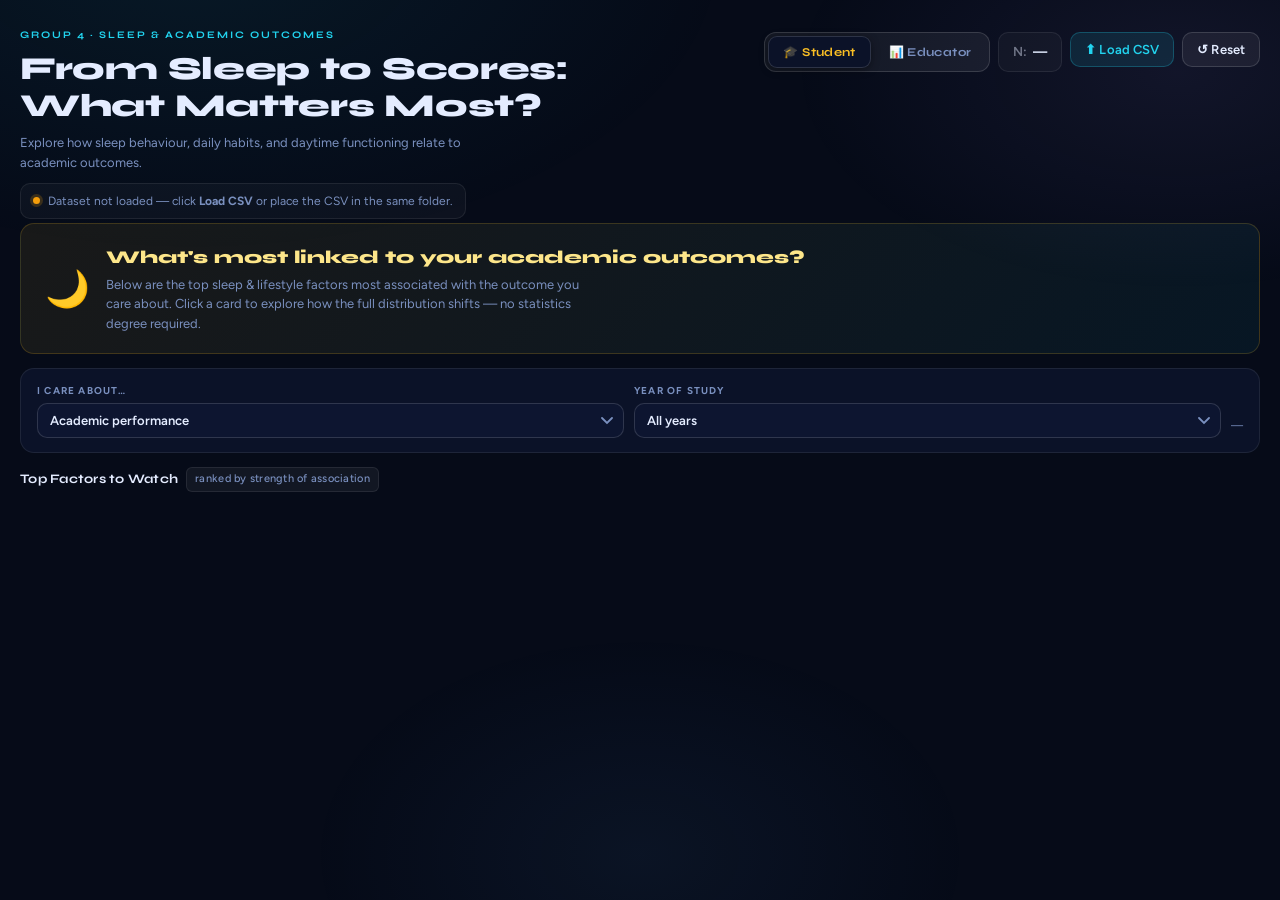
<file: prototype/index_v2.html>
<!DOCTYPE html>
<html lang="en">
<head>
<meta charset="utf-8"/>
<meta name="viewport" content="width=device-width,initial-scale=1"/>
<title>From Sleep to Scores — Group 4</title>
<link rel="preconnect" href="https://fonts.googleapis.com"/>
<link rel="preconnect" href="https://fonts.gstatic.com" crossorigin/>
<link href="https://fonts.googleapis.com/css2?family=Syne:wght@400;500;600;700;800&family=Figtree:wght@300;400;500;600;700&display=swap" rel="stylesheet"/>
<script src="https://d3js.org/d3.v7.min.js"></script>
<style>
/* ─── TOKENS ─────────────────────────────────────────── */
:root {
  --bg:        #060b18;
  --surface0:  #0b1228;
  --surface1:  #101a38;
  --border:    rgba(255,255,255,.08);
  --border2:   rgba(255,255,255,.14);
  --text:      #e4ecff;
  --muted:     #7a90bf;
  --dim:       rgba(228,236,255,.45);
  --accent:    #22d3ee;
  --accent-bg: rgba(34,211,238,.10);
  --accent-bd: rgba(34,211,238,.25);
  --c-sleep:   #a78bfa;
  --c-habits:  #60a5fa;
  --c-day:     #f87171;
  --c-other:   #34d399;
  --radius:    14px;
  --shadow:    0 8px 32px rgba(0,0,0,.45);
  --f-d: 'Syne', sans-serif;
  --f-b: 'Figtree', sans-serif;
}
*,*::before,*::after{box-sizing:border-box;margin:0;padding:0;}
html,body{height:100%;}
body{font-family:var(--f-b);background:var(--bg);color:var(--text);font-size:14px;line-height:1.5;overflow-x:hidden;}
body::before{
  content:'';position:fixed;inset:0;pointer-events:none;z-index:0;
  background:
    radial-gradient(ellipse 900px 500px at 15% -5%, rgba(34,211,238,.07) 0%,transparent 60%),
    radial-gradient(ellipse 700px 400px at 92% 8%, rgba(167,139,250,.08) 0%,transparent 55%),
    radial-gradient(ellipse 600px 400px at 50% 95%, rgba(96,165,250,.06) 0%,transparent 55%);
}
/* ─── LAYOUT ─── */
.wrap{position:relative;z-index:1;max-width:1280px;margin:0 auto;padding:28px 20px 56px;}
/* ─── HEADER ─── */
.hdr{display:flex;align-items:flex-start;justify-content:space-between;gap:20px;margin-bottom:4px;flex-wrap:wrap;}
.hdr-left{flex:1 1 420px;}
.eyebrow{font-family:var(--f-d);font-size:10px;font-weight:700;letter-spacing:.2em;text-transform:uppercase;color:var(--accent);margin-bottom:8px;}
.hdr-title{font-family:var(--f-d);font-size:clamp(22px,3vw,32px);font-weight:800;line-height:1.15;letter-spacing:-.3px;margin-bottom:8px;}
.hdr-sub{color:var(--muted);font-size:13px;max-width:56ch;line-height:1.55;}
.hdr-actions{display:flex;align-items:flex-start;gap:8px;flex-wrap:wrap;padding-top:4px;}
.status-bar{display:flex;align-items:center;gap:8px;font-size:12px;color:var(--muted);margin-top:10px;padding:8px 12px;background:rgba(255,255,255,.03);border:1px solid var(--border);border-radius:10px;width:fit-content;}
.dot-ok{width:7px;height:7px;border-radius:99px;background:var(--c-other);box-shadow:0 0 0 3px rgba(52,211,153,.2);flex-shrink:0;}
.dot-warn{width:7px;height:7px;border-radius:99px;background:#f59e0b;box-shadow:0 0 0 3px rgba(245,158,11,.2);flex-shrink:0;}
/* ─── MODE TOGGLE ─── */
.mode-toggle{
  display:flex;align-items:center;gap:3px;
  background:rgba(255,255,255,.06);
  border:1px solid var(--border2);
  border-radius:12px;padding:3px;
}
.mode-btn{
  font-family:var(--f-d);font-size:12px;font-weight:700;letter-spacing:.03em;
  cursor:pointer;user-select:none;
  padding:8px 14px;border-radius:9px;
  border:1px solid transparent;
  color:var(--muted);background:transparent;
  transition:all .18s ease;
  display:flex;align-items:center;gap:6px;
  white-space:nowrap;
}
.mode-btn:hover{color:var(--text);}
.mode-btn.active{background:var(--surface0);border-color:var(--border2);color:var(--text);box-shadow:0 2px 8px rgba(0,0,0,.4);}
.mode-btn.active.student{color:#fbbf24;}
.mode-btn.active.educator{color:var(--accent);}
.mode-btn.active.global{color:#34d399;}
/* ─── BUTTONS ─── */
.btn{font-family:var(--f-b);font-size:13px;font-weight:600;cursor:pointer;border:1px solid var(--border2);background:rgba(255,255,255,.06);color:var(--text);padding:9px 14px;border-radius:10px;letter-spacing:.1px;transition:background .15s,border-color .15s,transform .06s;user-select:none;white-space:nowrap;}
.btn:hover{background:rgba(255,255,255,.10);border-color:rgba(255,255,255,.20);}
.btn:active{transform:translateY(1px);}
.btn.accent{background:var(--accent-bg);border-color:var(--accent-bd);color:var(--accent);}
.btn.accent:hover{background:rgba(34,211,238,.16);}
.btn-file{position:relative;overflow:hidden;}
.btn-file input[type="file"]{position:absolute;inset:0;opacity:0;cursor:pointer;font-size:0;}
.pill-n{display:inline-flex;align-items:center;gap:6px;padding:9px 14px;border:1px solid var(--border);border-radius:10px;font-size:13px;font-weight:600;background:rgba(255,255,255,.03);color:var(--dim);white-space:nowrap;}
.pill-n strong{color:var(--text);}
/* ─── TABS ─── */
.tabs{display:flex;gap:6px;margin:20px 0 16px;border-bottom:1px solid var(--border);padding-bottom:0;}
.tab{font-family:var(--f-d);font-size:13px;font-weight:700;letter-spacing:.02em;cursor:pointer;user-select:none;padding:10px 16px;border-radius:10px 10px 0 0;color:var(--muted);border:1px solid transparent;border-bottom:none;transition:color .15s,background .15s,border-color .15s;margin-bottom:-1px;}
.tab:hover{color:var(--text);background:rgba(255,255,255,.04);}
.tab.active{color:var(--accent);background:var(--surface0);border-color:var(--border);border-bottom-color:var(--surface0);}
/* ─── PAGES ─── */
.page{display:none;flex-direction:column;gap:14px;}
.page.active{display:flex;}
/* ─── CONTROLS ─── */
.controls{display:flex;flex-wrap:wrap;gap:10px;align-items:flex-end;background:var(--surface0);border:1px solid var(--border);border-radius:var(--radius);padding:14px 16px;}
.field{display:flex;flex-direction:column;gap:5px;min-width:150px;flex:1 1 150px;}
.field label{font-size:10px;font-weight:700;letter-spacing:.12em;text-transform:uppercase;color:var(--muted);}
select{width:100%;font-family:var(--f-b);font-size:13px;font-weight:600;background:#0d1530;color:var(--text);border:1px solid var(--border2);border-radius:10px;padding:9px 30px 9px 12px;outline:none;appearance:none;background-image:url("data:image/svg+xml,%3Csvg xmlns='http://www.w3.org/2000/svg' width='12' height='8' viewBox='0 0 12 8'%3E%3Cpath d='M1 1l5 5 5-5' stroke='%237a90bf' stroke-width='1.8' fill='none' stroke-linecap='round'/%3E%3C/svg%3E");background-repeat:no-repeat;background-position:right 10px center;}
select:hover{border-color:rgba(255,255,255,.22);}
select:focus{border-color:var(--accent-bd);box-shadow:0 0 0 3px rgba(34,211,238,.12);}
select option,select optgroup{background:#0d1530;color:var(--text);}
.sample-note{font-size:11px;color:var(--muted);padding:4px 0;white-space:nowrap;align-self:flex-end;}
/* ─── GROUP CHIPS ─── */
.grp-legend{display:flex;flex-wrap:wrap;gap:6px;align-items:center;flex:2 1 320px;}
.g-chip{display:inline-flex;align-items:center;gap:7px;padding:7px 11px;border:1px solid var(--border);border-radius:999px;background:rgba(255,255,255,.03);cursor:pointer;transition:background .15s,border-color .15s,opacity .15s;user-select:none;font-size:12px;font-weight:600;}
.g-chip:hover{background:rgba(255,255,255,.06);border-color:rgba(255,255,255,.15);}
.g-chip input{display:none;}
.g-dot{width:8px;height:8px;border-radius:99px;flex-shrink:0;}
.g-chip.off{opacity:.35;}
/* ─── GRID ─── */
.grid2{display:grid;grid-template-columns:1fr 1fr;gap:14px;}
@media(max-width:860px){.grid2{grid-template-columns:1fr;}.hdr{flex-direction:column;}}
/* ─── CARDS ─── */
.card{background:var(--surface0);border:1px solid var(--border);border-radius:var(--radius);padding:16px;box-shadow:var(--shadow);}
.card-title{font-family:var(--f-d);font-size:13px;font-weight:700;letter-spacing:.02em;margin-bottom:12px;display:flex;align-items:center;gap:8px;flex-wrap:wrap;}
.card-sub{font-family:var(--f-b);font-size:11px;font-weight:500;color:var(--muted);padding:3px 8px;background:rgba(255,255,255,.05);border-radius:6px;border:1px solid var(--border);}
.chart-wrap{width:100%;height:380px;background:rgba(0,0,0,.18);border-radius:10px;border:1px solid var(--border);overflow:hidden;}
.chart-wrap.tall{height:540px;}
.chart-wrap svg{width:100%;height:100%;display:block;}
.axis path,.axis line{stroke:rgba(255,255,255,.14);}
.axis text{fill:rgba(228,236,255,.7);font-family:'Figtree',sans-serif;font-size:11px;}
.gridline line{stroke:rgba(255,255,255,.07);}
.gridline path{stroke:none;}
text.hv{fill:#fde047;font-weight:800;font-size:11px;paint-order:stroke fill;stroke:rgba(0,0,0,.7);stroke-width:2.5px;}
.foot-note{font-size:11px;color:var(--muted);margin-top:10px;line-height:1.55;}
/* ─── CHART TYPE TOGGLE ─── */
.chart-toggle{display:flex;gap:4px;margin-bottom:10px;}
.ct-btn{font-family:var(--f-b);font-size:11px;font-weight:600;cursor:pointer;padding:5px 10px;border-radius:7px;border:1px solid var(--border);background:transparent;color:var(--muted);transition:all .15s;}
.ct-btn:hover{color:var(--text);background:rgba(255,255,255,.05);}
.ct-btn.active{background:rgba(34,211,238,.12);border-color:var(--accent-bd);color:var(--accent);}
/* ─── INFO BADGE ─── */
.info-badge{display:inline-flex;align-items:center;justify-content:center;width:17px;height:17px;border-radius:99px;border:1px solid rgba(255,255,255,.18);background:rgba(255,255,255,.06);font-size:10px;font-weight:800;font-family:var(--f-d);color:var(--muted);cursor:help;}

/* ════════════════════════════════════════
   STUDENT VIEW
════════════════════════════════════════ */
.student-hero{
  background:linear-gradient(135deg,rgba(251,191,36,.08) 0%,rgba(34,211,238,.06) 100%);
  border:1px solid rgba(251,191,36,.18);
  border-radius:var(--radius);
  padding:20px 24px;
  display:flex;align-items:center;gap:16px;flex-wrap:wrap;
}
.student-hero-icon{font-size:36px;line-height:1;flex-shrink:0;}
.student-hero-text h2{font-family:var(--f-d);font-size:18px;font-weight:800;color:#fde68a;margin-bottom:4px;}
.student-hero-text p{color:var(--muted);font-size:13px;max-width:60ch;}

/* Insight cards grid */
.insight-grid{display:grid;grid-template-columns:repeat(auto-fill,minmax(260px,1fr));gap:12px;}
.insight-card{
  background:var(--surface0);border:1px solid var(--border);border-radius:var(--radius);
  padding:16px;cursor:pointer;transition:border-color .18s,background .18s,transform .1s;
  position:relative;overflow:hidden;
}
.insight-card::before{content:'';position:absolute;inset:0;opacity:0;transition:opacity .18s;border-radius:inherit;}
.insight-card:hover{transform:translateY(-2px);}
.insight-card.selected{border-color:rgba(255,255,255,.22);}
.insight-rank{font-family:var(--f-d);font-size:10px;font-weight:700;letter-spacing:.1em;text-transform:uppercase;color:var(--muted);margin-bottom:8px;}
.insight-name{font-family:var(--f-d);font-size:15px;font-weight:700;margin-bottom:6px;display:flex;align-items:center;gap:8px;}
.insight-cat{font-size:10px;font-weight:700;letter-spacing:.08em;text-transform:uppercase;padding:3px 7px;border-radius:5px;background:rgba(255,255,255,.06);}
.insight-desc{font-size:12px;color:var(--muted);line-height:1.55;margin-bottom:12px;}
.insight-meter{display:flex;align-items:center;gap:8px;}
.meter-bar{flex:1;height:6px;background:rgba(255,255,255,.08);border-radius:99px;overflow:hidden;}
.meter-fill{height:100%;border-radius:99px;transition:width .4s ease;}
.meter-label{font-family:var(--f-d);font-size:10px;font-weight:700;letter-spacing:.05em;text-transform:uppercase;white-space:nowrap;}
.strength-strong{color:#34d399;}
.strength-mod{color:#fbbf24;}
.strength-mild{color:var(--muted);}

/* Student bottom chart */
.student-chart-header{display:flex;align-items:center;justify-content:space-between;flex-wrap:wrap;gap:8px;margin-bottom:10px;}
.student-chart-desc{font-size:12px;color:var(--muted);line-height:1.5;max-width:65ch;}

/* ─── TOOLTIP ─── */
#tt{position:fixed;pointer-events:none;z-index:9999;background:rgba(6,11,24,.96);border:1px solid rgba(255,255,255,.14);border-radius:12px;padding:11px 14px;box-shadow:0 16px 40px rgba(0,0,0,.55);color:var(--text);max-width:300px;font-size:12px;line-height:1.5;opacity:0;transform:translateY(5px);transition:opacity .12s,transform .12s;}
#tt.show{opacity:1;transform:translateY(0);}
#tt .tth{font-weight:700;margin-bottom:5px;font-size:13px;}
#tt .ttm{color:var(--muted);}
#tt .ttv{font-weight:700;font-family:'Syne',sans-serif;font-size:14px;color:var(--accent);}

/* ─── DIVERGING BAR LEGEND ─── */
.div-legend{display:flex;align-items:center;gap:6px;flex-wrap:wrap;margin-bottom:8px;}
.div-swatch{display:inline-flex;align-items:center;gap:5px;font-size:11px;color:var(--muted);}
.div-swatch span{width:12px;height:12px;border-radius:3px;flex-shrink:0;}
</style>
</head>
<body>
<div class="wrap">

<!-- ── HEADER ── -->
<header class="hdr">
  <div class="hdr-left">
    <div class="eyebrow">Group 4 · Sleep &amp; Academic Outcomes</div>
    <h1 class="hdr-title">From Sleep to Scores:<br>What Matters Most?</h1>
    <p class="hdr-sub">Explore how sleep behaviour, daily habits, and daytime functioning relate to academic outcomes.</p>
    <div id="statusBar" class="status-bar">
      <span class="dot-warn"></span>
      <span id="statusMsg">Dataset not loaded — click <strong>Load CSV</strong> or place the CSV in the same folder.</span>
    </div>
  </div>
  <div class="hdr-actions">
    <!-- Mode toggle -->
    <div class="mode-toggle">
      <button class="mode-btn student active" data-mode="student">🎓 Student</button>
      <button class="mode-btn educator" data-mode="educator">📊 Educator</button>
    </div>
    <div class="pill-n">N: <strong id="nCount">—</strong></div>
    <button class="btn btn-file accent">⬆ Load CSV<input type="file" id="fileInput" accept=".csv,text/csv"/></button>
    <button class="btn" id="resetBtn">↺ Reset</button>
  </div>
</header>

<!-- ════════════════════════════════════════
     STUDENT PAGE
════════════════════════════════════════ -->
<section id="page-student" class="page active">

  <!-- Hero banner -->
  <div class="student-hero">
    <div class="student-hero-icon">🌙</div>
    <div class="student-hero-text">
      <h2>What's most linked to your academic outcomes?</h2>
      <p>Below are the top sleep &amp; lifestyle factors most associated with the outcome you care about. Click a card to explore how the full distribution shifts — no statistics degree required.</p>
    </div>
  </div>

  <!-- Controls: just outcome + year -->
  <div class="controls">
    <div class="field">
      <label>I care about…</label>
      <select id="st-outcome"></select>
    </div>
    <div class="field">
      <label>Year of Study</label>
      <select id="st-year"></select>
    </div>
    <div class="sample-note" id="st-sample">—</div>
  </div>

  <!-- Top insight cards -->
  <div>
    <div class="card-title" style="margin-bottom:10px">
      Top Factors to Watch
      <span class="card-sub" id="st-cards-sub">ranked by strength of association</span>
    </div>
    <div class="insight-grid" id="st-cards"></div>
  </div>

  <!-- Diverging bar for selected factor -->
  <div class="card" id="st-detail-card" style="display:none">
    <div class="student-chart-header">
      <div>
        <div class="card-title" style="margin-bottom:4px" id="st-detail-title">Distribution by factor</div>
        <div class="student-chart-desc" id="st-detail-desc"></div>
      </div>
    </div>
    <div id="st-div-legend" class="div-legend"></div>
    <div class="chart-wrap" id="st-div-chart" style="height:320px"></div>
    <p class="foot-note">Each bar shows the % of students in that factor group falling into each outcome category. Green = better outcome, red = worse.</p>
  </div>

</section>

<!-- ════════════════════════════════════════
     EDUCATOR PAGE (tabbed)
════════════════════════════════════════ -->
<section id="page-educator" class="page">
  <nav class="tabs">
    <div class="tab active" data-tab="overview">Data Overview</div>
    <div class="tab" data-tab="assoc">Association Ranking</div>
  </nav>

  <!-- ── OVERVIEW TAB ── -->
  <section id="ed-page-overview" class="page active">
    <div class="controls">
      <div class="field"><label>Outcome</label><select id="ov-outcome"></select></div>
      <div class="field"><label>Gender</label><select id="ov-gender"></select></div>
      <div class="field"><label>Year of Study</label><select id="ov-year"></select></div>
      <div class="field" style="min-width:200px;flex:1.5 1 200px"><label>Overview Factor</label><select id="ov-factor"></select></div>
      <div class="sample-note" id="ov-sample">—</div>
    </div>

    <div class="grid2">
      <div class="card">
        <div class="card-title">Outcome Distribution <span class="card-sub" id="ov-bar1-sub"></span></div>
        <div class="chart-wrap" id="ov-bar1"></div>
      </div>
      <div class="card">
        <div class="card-title">Factor Distribution <span class="card-sub" id="ov-bar2-sub"></span></div>
        <div class="chart-wrap" id="ov-bar2"></div>
      </div>
    </div>

    <div class="card">
      <div class="card-title">
        <span id="ov-chart3-title">Outcome × Factor</span>
        <span class="card-sub" id="ov-chart3-sub"></span>
        <!-- Chart type toggle -->
        <div class="chart-toggle" style="margin-left:auto">
          <button class="ct-btn active" data-chart="diverging">Diverging Bars</button>
          <button class="ct-btn" data-chart="heatmap">Heatmap</button>
        </div>
      </div>
      <div id="ov-div-legend" class="div-legend"></div>
      <div class="chart-wrap tall" id="ov-chart3"></div>
      <p class="foot-note" id="ov-chart3-foot">
        Each bar shows the % of students in that factor group per outcome category. Green = better outcome, red = worse. The center anchor is the middle response category.
      </p>
    </div>
  </section>

  <!-- ── ASSOCIATION TAB ── -->
  <section id="ed-page-assoc" class="page">
    <div class="controls">
      <div class="field"><label>Outcome</label><select id="as-outcome"></select></div>
      <div class="field"><label>Gender</label><select id="as-gender"></select></div>
      <div class="field"><label>Year of Study</label><select id="as-year"></select></div>
      <div class="field" style="min-width:340px;flex:2.5 1 340px">
        <label>Group Filter</label>
        <div class="grp-legend" id="grp-legend"></div>
      </div>
      <div class="sample-note" id="as-sample">—</div>
    </div>
    <div class="card">
      <div class="card-title">
        Spearman ρ Correlation Ranking
        <span class="card-sub" id="as-sub"></span>
        <span class="info-badge" id="rho-info">i</span>
      </div>
      <div class="chart-wrap tall" id="as-chart"></div>
      <p class="foot-note">
        Bars colored by category:
        <span style="color:var(--c-sleep)">● Sleep &amp; Insomnia</span> &nbsp;
        <span style="color:var(--c-habits)">● Habits</span> &nbsp;
        <span style="color:var(--c-day)">● Daytime Function</span> &nbsp;
        <span style="color:var(--c-other)">● Others</span><br>
        Positive ρ → worse factor values align with worse outcome values (by ordinal coding).
      </p>
    </div>
  </section>
</section><!-- /page-educator -->

</div><!-- /wrap -->
<div id="tt"></div>

<script>
/* ══════════════════════════════════════════════════════
   CONFIG
══════════════════════════════════════════════════════ */
const C = {
  year:   "1. What is your year of study?",
  gender: "2. What is your gender?",
  q3: "3. How often do you have difficulty falling asleep at night? ",
  q4: "4. On average, how many hours of sleep do you get on a typical day?",
  q5: "5. How often do you wake up during the night and have trouble falling back asleep?",
  q6: "6. How would you rate the overall quality of your sleep?",
  q7: "7. How often do you experience difficulty concentrating during lectures or studying due to lack of sleep?",
  q8: "8. How often do you feel fatigued during the day, affecting your ability to study or attend classes?",
  q9: "9. How often do you miss or skip classes due to sleep-related issues (e.g., insomnia, feeling tired)?",
  q10:"10. How would you describe the impact of insufficient sleep on your ability to complete assignments and meet deadlines?",
  q11:"11. How often do you use electronic devices (e.g., phone, computer) before going to sleep?",
  q12:"12. How often do you consume caffeine (coffee, energy drinks) to stay awake or alert?",
  q13:"13. How often do you engage in physical activity or exercise?",
  q14:"14. How would you describe your stress levels related to academic workload?",
  q15:"15. How would you rate your overall academic performance (GPA or grades) in the past semester?"
};

const GROUPS = [
  {id:"sleep", name:"Sleep & Insomnia",   color:"var(--c-sleep)", hex:"#a78bfa"},
  {id:"habits",name:"Habits",             color:"var(--c-habits)",hex:"#60a5fa"},
  {id:"day",   name:"Daytime Function",   color:"var(--c-day)",   hex:"#f87171"},
  {id:"other", name:"Others",             color:"var(--c-other)", hex:"#34d399"},
];
const GRP = Object.fromEntries(GROUPS.map(g=>[g.id,g]));

const FACTORS = [
  {key:"sleepQ",col:C.q6, label:"Sleep quality",           group:"sleep",
   order:["Very good","Good","Average","Poor","Very poor"],
   insight:"Poor sleep quality has one of the strongest links to academic difficulties across all measures."},
  {key:"sleepH",col:C.q4, label:"Sleep duration (hours)",  group:"sleep",
   order:["More than 8 hours","7-8 hours","6-7 hours","4-5 hours","Less than 4 hours"],
   insight:"Students sleeping fewer hours show a clear trend toward worse academic outcomes."},
  {key:"fallAs",col:C.q3, label:"Difficulty falling asleep",group:"sleep",
   order:["Never","Rarely (1-2 times a week)","Sometimes (3-4 times a week)","Often (5-6 times a week)","Every night"],
   insight:"Frequent trouble falling asleep is linked to lower grades and more missed classes."},
  {key:"awaken",col:C.q5, label:"Night awakenings",         group:"sleep",
   order:["Never","Rarely (1-2 times a week)","Sometimes (3-4 times a week)","Often (5-6 times a week)","Every night"],
   insight:"Waking up during the night disrupts sleep quality and connects to academic struggles."},
  {key:"exerc", col:C.q13,label:"Exercise frequency",       group:"habits",
   order:["Every day","Often (5-6 times a week)","Sometimes (3-4 times a week)","Rarely (1-2 times a week)","Never"],
   insight:"Students who exercise more regularly tend to report better academic outcomes."},
  {key:"caff",  col:C.q12,label:"Caffeine use",             group:"habits",
   order:["Never","Rarely (1-2 times a week)","Sometimes (3-4 times a week)","Often (5-6 times a week)","Every day"],
   insight:"Heavy caffeine use often signals students compensating for poor sleep — linked to worse outcomes."},
  {key:"device",col:C.q11,label:"Device use before bed",    group:"habits",
   order:["Never","Rarely (1-2 times a week)","Sometimes (3-4 times a week)","Often (5-6 times a week)","Every night"],
   insight:"Nightly screen use before bed is linked to more class skipping and lower performance."},
  {key:"concen",col:C.q7, label:"Concentration difficulty", group:"day",
   order:["Never","Rarely","Sometimes","Often","Always"],
   insight:"Struggling to concentrate in lectures is closely tied to worse grades and assignment outcomes."},
  {key:"fatigu",col:C.q8, label:"Daytime fatigue",          group:"day",
   order:["Never","Rarely","Sometimes","Often","Always"],
   insight:"Feeling fatigued during the day is one of the most visible signs of sleep's academic impact."},
  {key:"stress",col:C.q14,label:"Academic stress",          group:"other",
   order:["No stress","Low stress","High stress","Extremely high stress"],
   insight:"High academic stress and poor sleep reinforce each other, creating a difficult cycle."},
];
const FMAP = Object.fromEntries(FACTORS.map(f=>[f.key,f]));

const OUTCOMES = [
  {key:"skip",col:C.q9, label:"Class skipped due to sleep",
   order:["Never","Rarely (1-2 times a month)","Sometimes (1-2 times a week)","Often (3-4 times a week)","Always"]},
  {key:"dead",col:C.q10,label:"Assignment & deadline impact",
   order:["No impact","Minor impact","Moderate impact","Major impact","Severe impact"]},
  {key:"perf",col:C.q15,label:"Academic performance",
   order:["Excellent","Good","Average","Below Average","Poor"]},
];
const OMAP = Object.fromEntries(OUTCOMES.map(o=>[o.key,o]));

// ── REGIONAL BENCHMARK DATA (compiled from peer-reviewed studies 2015-2024) ──
const REGION_COLORS = {
  "Asia":         "#34d399",
  "Europe":       "#60a5fa",
  "North America":"#f87171",
  "Latin America":"#f59e0b",
  "Africa":       "#e879f9",
  "Oceania":      "#67e8f9",
};
function regionColor(r){ return REGION_COLORS[r] || "#94a3b8"; }

const REGIONAL = [
  {country:"Bangladesh",region:"Asia",subregion:"South Asia",lat:23.68,lon:90.35,insomnia_pct:48.5,avg_sleep_hrs:6.5,academic_pressure:"High",academic_pressure_score:4,pct_sleep_affects_academics:72,n_students:996,year:2024,is_primary:true,
   source:"Primary dataset — Daffodil International University, Dhaka. Insomnia % estimated from sleep quality + sleep onset items. Abdullah & Rahman 2024, Mendeley."},
  {country:"China",region:"Asia",subregion:"East Asia",lat:35.86,lon:104.19,insomnia_pct:26.4,avg_sleep_hrs:6.4,academic_pressure:"Extreme",academic_pressure_score:5,pct_sleep_affects_academics:68,n_students:6514,year:2023,is_primary:false,
   source:"Jiang et al. 2026 (SAGE) — 26.42% ISI prevalence. Guo et al. 2023 PMC — mean sleep 6.4h, 75.6% sleep-deprived."},
  {country:"Japan",region:"Asia",subregion:"East Asia",lat:36.20,lon:138.25,insomnia_pct:52.0,avg_sleep_hrs:6.3,academic_pressure:"Extreme",academic_pressure_score:5,pct_sleep_affects_academics:65,n_students:3000,year:2021,is_primary:false,
   source:"Cheung et al. 2021 PMC (avg 6.3h actigraphy). Sleep deprivation ~52-75% in student samples. UVic/PNAS 2025 (6h 18min avg)."},
  {country:"South Korea",region:"Asia",subregion:"East Asia",lat:35.90,lon:127.86,insomnia_pct:47.0,avg_sleep_hrs:6.5,academic_pressure:"Extreme",academic_pressure_score:5,pct_sleep_affects_academics:63,n_students:1500,year:2022,is_primary:false,
   source:"Regional estimate — Sleep Cycle data (~6.5h). Insomnia ~47% from multi-study East Asia context."},
  {country:"Norway",region:"Europe",subregion:"Northern Europe",lat:60.47,lon:8.47,insomnia_pct:30.5,avg_sleep_hrs:7.2,academic_pressure:"Moderate",academic_pressure_score:3,pct_sleep_affects_academics:55,n_students:50054,year:2019,is_primary:false,
   source:"Sivertsen et al. 2021 PMC — SHoT national survey, 50,054 students. Insomnia OR=1.31 for failed exams."},
  {country:"Netherlands",region:"Europe",subregion:"Western Europe",lat:52.13,lon:5.29,insomnia_pct:12.1,avg_sleep_hrs:7.5,academic_pressure:"Moderate",academic_pressure_score:3,pct_sleep_affects_academics:45,n_students:800,year:2020,is_primary:false,
   source:"Cited in Frontiers Psychiatry 2024. Avg sleep ~7.5h from OECD time-use data."},
  {country:"Poland",region:"Europe",subregion:"Eastern Europe",lat:51.92,lon:19.14,insomnia_pct:45.0,avg_sleep_hrs:7.0,academic_pressure:"Moderate",academic_pressure_score:3,pct_sleep_affects_academics:58,n_students:800,year:2022,is_primary:false,
   source:"SLEEP Advances 2025 Europe meta 52.8% pooled. Poland cited in Frontiers (nursing students)."},
  {country:"USA",region:"North America",subregion:"North America",lat:37.09,lon:-95.71,insomnia_pct:27.0,avg_sleep_hrs:7.0,academic_pressure:"Moderate",academic_pressure_score:3,pct_sleep_affects_academics:52,n_students:634,year:2023,is_primary:false,
   source:"CMU Sleep study — Creswell et al. 2023 PNAS, 634 first-year students across 3 universities."},
  {country:"Nigeria",region:"Africa",subregion:"West Africa",lat:9.08,lon:8.68,insomnia_pct:32.5,avg_sleep_hrs:6.8,academic_pressure:"Moderate",academic_pressure_score:3,pct_sleep_affects_academics:50,n_students:500,year:2021,is_primary:false,
   source:"Cited in Frontiers Psychiatry 2024 — 32.5% at Nigerian universities."},
  {country:"Ethiopia",region:"Africa",subregion:"East Africa",lat:9.15,lon:40.49,insomnia_pct:61.6,avg_sleep_hrs:6.2,academic_pressure:"Moderate",academic_pressure_score:3,pct_sleep_affects_academics:52,n_students:422,year:2015,is_primary:false,
   source:"Haile et al. 2017, BioMed Research International — Debre Berhan University. 61.6% insomnia (PSQI>5)."},
  {country:"Saudi Arabia",region:"Asia",subregion:"Middle East",lat:23.89,lon:45.08,insomnia_pct:57.0,avg_sleep_hrs:6.5,academic_pressure:"High",academic_pressure_score:4,pct_sleep_affects_academics:70,n_students:1000,year:2022,is_primary:false,
   source:"AlHadiani et al. 2022 Nat Sci Sleep — 49.6-57%. Medical students up to 79.3%."},
  {country:"Malaysia",region:"Asia",subregion:"Southeast Asia",lat:4.21,lon:108.08,insomnia_pct:69.0,avg_sleep_hrs:6.3,academic_pressure:"High",academic_pressure_score:4,pct_sleep_affects_academics:65,n_students:600,year:2021,is_primary:false,
   source:"Naito et al. 2021 — cited in Guo et al. 2023 PMC. 69% sleep deprivation prevalence."},
  {country:"Pakistan",region:"Asia",subregion:"South Asia",lat:30.37,lon:69.34,insomnia_pct:40.8,avg_sleep_hrs:6.5,academic_pressure:"High",academic_pressure_score:4,pct_sleep_affects_academics:62,n_students:500,year:2020,is_primary:false,
   source:"Luqman et al. 2020 — 57% sleep deprivation. Frontiers 2024 cites 40.8% insomnia."},
  {country:"Brazil",region:"Latin America",subregion:"South America",lat:-14.24,lon:-51.93,insomnia_pct:44.1,avg_sleep_hrs:7.0,academic_pressure:"Moderate",academic_pressure_score:3,pct_sleep_affects_academics:55,n_students:1000,year:2023,is_primary:false,
   source:"SLEEP Advances 2025 meta-analysis — South America 44.1% (95% CI 42.1-46.2%)."},
  {country:"India",region:"Asia",subregion:"South Asia",lat:20.59,lon:78.96,insomnia_pct:45.0,avg_sleep_hrs:6.6,academic_pressure:"High",academic_pressure_score:4,pct_sleep_affects_academics:65,n_students:1000,year:2022,is_primary:false,
   source:"Regional estimate — India among top-10 highest insomnia burden globally (PMC 2025)."},
  {country:"Jordan",region:"Asia",subregion:"Middle East",lat:30.59,lon:36.24,insomnia_pct:60.6,avg_sleep_hrs:6.3,academic_pressure:"High",academic_pressure_score:4,pct_sleep_affects_academics:68,n_students:400,year:2020,is_primary:false,
   source:"ARF et al. cited in SLEEP Advances 2025 and Frontiers 2024 — 60.6% insomnia."},
  {country:"Australia",region:"Oceania",subregion:"Oceania",lat:-25.27,lon:133.77,insomnia_pct:35.0,avg_sleep_hrs:7.4,academic_pressure:"Moderate",academic_pressure_score:3,pct_sleep_affects_academics:50,n_students:900,year:2022,is_primary:false,
   source:"Estimated ~35% from adult 19.2% (Wiley 2025) adjusted for students. Avg sleep ~7.4h."},
];

// Color scales for diverging bar (good→bad: green→red)
// 5-category outcomes
const DIV_COLORS_5 = ["#16a34a","#86efac","#d1d5db","#fca5a5","#dc2626"];
// 4-category outcomes (no neutral)
const DIV_COLORS_4 = ["#16a34a","#86efac","#fca5a5","#dc2626"];

function divColors(n){ return n===4 ? DIV_COLORS_4 : DIV_COLORS_5; }

/* ══════════════════════════════════════════════════════
   STATE
══════════════════════════════════════════════════════ */
let RAW = null;
let currentMode = "student";
let currentEdTab = "overview";
let currentChart3 = "diverging"; // or "heatmap"
let selectedInsightKey = null;

const ST = {
  st:{ outcome:"perf", year:"All" },
  ov:{ outcome:"skip", gender:"All", year:"All", factor:"sleepQ" },
  as:{ outcome:"skip", gender:"All", year:"All", groups:new Set(GROUPS.map(g=>g.id)) }
};

/* ══════════════════════════════════════════════════════
   DOM & TOOLTIP
══════════════════════════════════════════════════════ */
const $=id=>document.getElementById(id);
function esc(s){return String(s).replace(/[&<>"']/g,c=>({'&':'&amp;','<':'&lt;','>':'&gt;','"':'&quot;',"'":'&#039;'}[c]));}
const tt=$("tt");
function showTT(x,y,html){
  tt.innerHTML=html;
  const b=tt.getBoundingClientRect(), p=14;
  let nx=x+14,ny=y+14;
  if(nx+b.width+p>window.innerWidth) nx=x-b.width-14;
  if(ny+b.height+p>window.innerHeight) ny=y-b.height-14;
  tt.style.left=nx+"px"; tt.style.top=ny+"px"; tt.classList.add("show");
}
function hideTT(){tt.classList.remove("show");}

function buildSelect(el,opts,val){
  el.innerHTML="";
  opts.forEach(o=>{const opt=document.createElement("option");opt.value=o.v;opt.textContent=o.l;if(o.v===val)opt.selected=true;el.appendChild(opt);});
}
function buildGroupedSelect(el,sel){
  el.innerHTML="";
  const order=["sleep","habits","day","other"];
  order.forEach(gid=>{
    const og=document.createElement("optgroup");og.label=GRP[gid].name;
    FACTORS.filter(f=>f.group===gid).forEach(f=>{
      const o=document.createElement("option");o.value=f.key;o.textContent=f.label;if(f.key===sel)o.selected=true;og.appendChild(o);
    });
    el.appendChild(og);
  });
}

/* ══════════════════════════════════════════════════════
   LOADING
══════════════════════════════════════════════════════ */
async function tryAutoLoad(){
  const names=[
    "../data/Student Insomnia and Educational Outcomes Dataset_version-2.csv",
    "../data/Student_Insomnia_and_Educational_Outcomes_Dataset_version-2.csv",
    "Student_Insomnia_and_Educational_Outcomes_Dataset_version2.csv",
    "Student Insomnia and Educational Outcomes Dataset_version2.csv",
    "Student_Insomnia_and_Educational_Outcomes_Dataset.csv"
  ];
  for(const n of names){try{const r=await fetch(n);if(!r.ok)continue;parseCsv(await r.text());return;}catch(_){}}
}
$("fileInput").addEventListener("change",async e=>{const f=e.target.files?.[0];if(!f)return;parseCsv(await f.text());});

function parseCsv(text){
  const rows=d3.csvParse(text);
  if(!rows?.length){setStatus("Could not parse CSV.",false);return;}
  RAW=rows.map(r=>{const o={};for(const k in r)o[k.trim()]=(r[k]??"").trim();return o;});
  const genders=[...new Set(RAW.map(d=>d[C.gender]).filter(Boolean))];
  const years=[...new Set(RAW.map(d=>d[C.year]).filter(Boolean))];
  const yord=["First year","Second year","Third year","Graduate student"];
  years.sort((a,b)=>yord.indexOf(a)-yord.indexOf(b));
  const gOpts=[{v:"All",l:"All genders"},...genders.map(g=>({v:g,l:g}))];
  const yOpts=[{v:"All",l:"All years"},...years.map(y=>({v:y,l:y}))];
  buildSelect($("ov-gender"),gOpts,ST.ov.gender);
  buildSelect($("as-gender"),gOpts,ST.as.gender);
  buildSelect($("ov-year"),yOpts,ST.ov.year);
  buildSelect($("as-year"),yOpts,ST.as.year);
  buildSelect($("st-year"),yOpts,ST.st.year);
  $("nCount").textContent=RAW.length.toLocaleString();
  setStatus(`${RAW.length.toLocaleString()} responses · ${Object.keys(rows[0]).length} columns`,true);
  renderAll();
}
function setStatus(msg,ok){
  $("statusBar").innerHTML=`<span class="${ok?"dot-ok":"dot-warn"}"></span><span>${esc(msg)}</span>`;
}

/* ══════════════════════════════════════════════════════
   FILTERING & ENCODING
══════════════════════════════════════════════════════ */
function filtered(s){
  let d=RAW||[];
  if(s.gender&&s.gender!=="All") d=d.filter(r=>r[C.gender]===s.gender);
  if(s.year&&s.year!=="All") d=d.filter(r=>r[C.year]===s.year);
  return d;
}
function encOrd(order,val){const i=order.indexOf(val);return i>=0?i:null;}

/* ══════════════════════════════════════════════════════
   RENDER ALL
══════════════════════════════════════════════════════ */
const ro=new ResizeObserver(()=>{if(RAW)renderAll();});
["ov-bar1","ov-bar2","ov-chart3","as-chart","st-div-chart"].forEach(id=>ro.observe($(id)));
function renderAll(){renderStudent();renderOv();renderAs();}

/* ══════════════════════════════════════════════════════
   STUDENT VIEW
══════════════════════════════════════════════════════ */
function renderStudent(){
  if(!RAW) return;
  const data=filtered(ST.st);
  $("st-sample").textContent=`N = ${data.length.toLocaleString()}`;

  // Compute rho for all factors vs selected outcome
  const out=OMAP[ST.st.outcome];
  const results=FACTORS.map(f=>{
    const pairs=data.reduce((a,row)=>{
      const x=encOrd(f.order,row[f.col]), y=encOrd(out.order,row[out.col]);
      if(x!==null&&y!==null) a.push([x,y]);
      return a;
    },[]);
    if(pairs.length<3) return null;
    const rho=spearman(pairs.map(p=>p[0]),pairs.map(p=>p[1]));
    return rho==null?null:{...f,rho,abs:Math.abs(rho),n:pairs.length};
  }).filter(Boolean);
  results.sort((a,b)=>d3.descending(a.abs,b.abs));

  // Build insight cards
  const container=$("st-cards");
  container.innerHTML="";
  results.slice(0,6).forEach((f,i)=>{
    const g=GRP[f.group];
    const strength=f.abs>=0.35?"Strong":f.abs>=0.18?"Moderate":"Mild";
    const strengthCls=f.abs>=0.35?"strong":f.abs>=0.18?"mod":"mild";
    const pct=Math.min(100,f.abs/0.6*100);
    const isSelected=f.key===selectedInsightKey;
    const card=document.createElement("div");
    card.className="insight-card"+(isSelected?" selected":"");
    card.style.borderColor=isSelected?g.hex:"";
    card.innerHTML=`
      <div class="insight-rank">#${i+1} Factor</div>
      <div class="insight-name">
        <span style="width:9px;height:9px;border-radius:99px;background:${g.hex};flex-shrink:0;box-shadow:0 0 0 3px ${g.hex}33"></span>
        ${esc(f.label)}
      </div>
      <div style="margin-bottom:8px"><span class="insight-cat" style="color:${g.hex};border-color:${g.hex}33;background:${g.hex}15">${esc(g.name)}</span></div>
      <div class="insight-desc">${esc(f.insight)}</div>
      <div class="insight-meter">
        <div class="meter-bar"><div class="meter-fill" style="width:${pct}%;background:${g.hex}"></div></div>
        <span class="meter-label strength-${strengthCls}">${strength}</span>
        <span style="font-size:10px;color:var(--muted);font-family:var(--f-d)">ρ=${f.rho.toFixed(3)}</span>
      </div>
    `;
    card.addEventListener("click",()=>{
      selectedInsightKey=f.key;
      renderStudent(); // re-render cards + detail
    });
    container.appendChild(card);
  });

  // If a card is selected, show detail diverging bar
  if(selectedInsightKey){
    const fac=FMAP[selectedInsightKey];
    if(fac){
      $("st-detail-card").style.display="";
      $("st-detail-title").textContent=`How "${fac.label}" affects "${out.label}"`;
      $("st-detail-desc").textContent=fac.insight;
      buildDivLegend($("st-div-legend"),out.order);
      drawDivergingBar($("st-div-chart"),data,fac,out);
    }
  } else {
    $("st-detail-card").style.display="none";
  }
}

/* ══════════════════════════════════════════════════════
   OVERVIEW (EDUCATOR)
══════════════════════════════════════════════════════ */
function renderOv(){
  if(!RAW) return;
  const data=filtered(ST.ov);
  $("ov-sample").textContent=`N = ${data.length.toLocaleString()}`;
  const out=OMAP[ST.ov.outcome], fac=FMAP[ST.ov.factor];
  $("ov-bar1-sub").textContent=out.label;
  $("ov-bar2-sub").textContent=fac.label;
  $("ov-chart3-sub").textContent=`${out.label} × ${fac.label}`;
  $("ov-chart3-title").textContent=currentChart3==="diverging"?"Diverging Distribution":"Outcome × Factor Heatmap";
  $("ov-chart3-foot").textContent=currentChart3==="diverging"
    ? "Each bar shows the % of students in that factor group per outcome category. Green = better outcome, red = worse. Center anchored at the middle response."
    : "Heatmap shows counts (and % within each factor row). Darker cells = more students.";

  drawBar($("ov-bar1"),countOrd(data,out.col,out.order),{color:"var(--accent)",title:out.label});
  const gc=GRP[fac.group].hex;
  drawBar($("ov-bar2"),countOrd(data,fac.col,fac.order),{color:`var(--c-${fac.group})`,title:fac.label});

  if(currentChart3==="diverging"){
    buildDivLegend($("ov-div-legend"),out.order);
    drawDivergingBar($("ov-chart3"),data,fac,out);
  } else {
    $("ov-div-legend").innerHTML="";
    drawHeat($("ov-chart3"),data,fac,out);
  }
}

function countOrd(data,col,order){
  const m=new Map(order.map(v=>[v,0]));
  data.forEach(d=>{const v=d[col];if(m.has(v))m.set(v,m.get(v)+1);});
  return order.map(k=>({k,v:m.get(k)||0}));
}

/* ══════════════════════════════════════════════════════
   ASSOCIATION (EDUCATOR)
══════════════════════════════════════════════════════ */
function renderAs(){
  if(!RAW) return;
  const data=filtered(ST.as);
  $("as-sample").textContent=`N = ${data.length.toLocaleString()}`;
  $("as-sub").textContent=`Outcome: ${OMAP[ST.as.outcome].label}`;
  const results=[];
  FACTORS.forEach(f=>{
    if(!ST.as.groups.has(f.group)) return;
    const pairs=data.reduce((a,row)=>{
      const x=encOrd(f.order,row[f.col]),y=encOrd(OMAP[ST.as.outcome].order,row[OMAP[ST.as.outcome].col]);
      if(x!==null&&y!==null)a.push([x,y]);return a;
    },[]);
    if(pairs.length<3) return;
    const rho=spearman(pairs.map(p=>p[0]),pairs.map(p=>p[1]));
    if(rho==null) return;
    results.push({key:f.key,label:f.label,group:f.group,color:`var(--c-${f.group})`,hex:GRP[f.group].hex,rho,n:pairs.length});
  });
  results.sort((a,b)=>d3.descending(Math.abs(a.rho),Math.abs(b.rho)));
  drawRanking($("as-chart"),results);
}

/* ══════════════════════════════════════════════════════
   DIVERGING STACKED BAR
══════════════════════════════════════════════════════ */
function buildDivLegend(el,outcomeOrder){
  el.innerHTML="";
  const cols=divColors(outcomeOrder.length);
  outcomeOrder.forEach((label,i)=>{
    const s=document.createElement("div");
    s.className="div-swatch";
    s.innerHTML=`<span style="background:${cols[i]}"></span>${esc(label)}`;
    el.appendChild(s);
  });
}

function drawDivergingBar(el,data,fac,out){
  el.innerHTML="";
  const W=el.clientWidth, H=el.clientHeight;
  const m={top:12, right:20, bottom:36, left:200};
  const iW=W-m.left-m.right, iH=H-m.top-m.bottom;

  const rows=fac.order, cols=out.order;
  const nCols=cols.length;
  const colors=divColors(nCols);
  const midIdx=Math.floor(nCols/2); // neutral/anchor index

  // Count [factorLevel][outcomeLevel]
  const counts={};
  rows.forEach(r=>{counts[r]={};cols.forEach(c=>counts[r][c]=0);});
  data.forEach(d=>{
    const r=d[fac.col],c=d[out.col];
    if(counts[r]&&counts[r][c]!==undefined) counts[r][c]++;
  });
  // Convert to %
  const pcts={};
  rows.forEach(r=>{
    const tot=d3.sum(cols,c=>counts[r][c])||1;
    pcts[r]={};
    cols.forEach(c=>pcts[r][c]=counts[r][c]/tot);
  });

  // For each row, compute segment positions (diverging from 0)
  // left side: cols[0..midIdx-1] stacked outward (negative x)
  // mid: cols[midIdx] split 50/50 around 0
  // right side: cols[midIdx+1..] stacked outward (positive x)
  const segments=[];
  rows.forEach(r=>{
    let leftEnd=0;
    // start from anchor going left
    for(let i=midIdx-1;i>=0;i--){
      const p=pcts[r][cols[i]];
      segments.push({r,c:cols[i],i,x:-leftEnd-p,w:p,color:colors[i],count:counts[r][cols[i]],pct:pcts[r][cols[i]]});
      leftEnd+=p;
    }
    // anchor (split around 0)
    if(nCols%2===1){
      const p=pcts[r][cols[midIdx]];
      segments.push({r,c:cols[midIdx],i:midIdx,x:-p/2,w:p,color:colors[midIdx],count:counts[r][cols[midIdx]],pct:pcts[r][cols[midIdx]]});
    }
    // right side
    let rightEnd=0;
    if(nCols%2===1){
      rightEnd=pcts[r][cols[midIdx]]/2;
    }
    for(let i=(nCols%2===1?midIdx+1:midIdx);i<nCols;i++){
      const p=pcts[r][cols[i]];
      segments.push({r,c:cols[i],i,x:rightEnd,w:p,color:colors[i],count:counts[r][cols[i]],pct:pcts[r][cols[i]]});
      rightEnd+=p;
    }
  });

  const svg=d3.select(el).append("svg").attr("viewBox",`0 0 ${W} ${H}`).attr("preserveAspectRatio","xMidYMid meet");
  const g=svg.append("g").attr("transform",`translate(${m.left},${m.top})`);

  const x=d3.scaleLinear().domain([-1,1]).range([0,iW]);
  const y=d3.scaleBand().domain(rows).range([0,iH]).padding(.22);

  // grid
  g.append("g").attr("class","gridline").attr("transform",`translate(0,${iH})`)
    .call(d3.axisBottom(x).ticks(5).tickSize(-iH).tickFormat(""))
    .call(gg=>gg.select(".domain").remove())
    .selectAll("line").attr("stroke","rgba(255,255,255,.07)");

  // x axis
  g.append("g").attr("class","axis").attr("transform",`translate(0,${iH})`)
    .call(d3.axisBottom(x).ticks(5).tickFormat(d=>d3.format(".0%")(Math.abs(d))));

  // zero line
  g.append("line")
    .attr("x1",x(0)).attr("x2",x(0)).attr("y1",0).attr("y2",iH)
    .attr("stroke","rgba(255,255,255,.3)").attr("stroke-width",1.5).attr("stroke-dasharray","4,3");

  // bars
  const rects=g.selectAll("rect.seg").data(segments).join("rect")
    .attr("class","seg")
    .attr("y",d=>y(d.r)).attr("height",y.bandwidth())
    .attr("x",d=>x(d.x)).attr("width",d=>Math.max(0,x(d.w)-x(0)))
    .attr("fill",d=>d.color).attr("opacity",.9)
    .attr("rx",2);

  rects.on("mousemove",(e,d)=>{
    showTT(e.clientX,e.clientY,`
      <div class="tth">${esc(d.r)}</div>
      <div style="display:flex;align-items:center;gap:6px;margin:5px 0">
        <span style="width:10px;height:10px;border-radius:2px;background:${d.color};flex-shrink:0"></span>
        <span>${esc(d.c)}</span>
      </div>
      <div><span class="ttv">${(d.pct*100).toFixed(1)}%</span> <span class="ttm">(${d.count.toLocaleString()} students)</span></div>
    `);
  }).on("mouseleave",hideTT);

  // y axis (factor labels)
  g.append("g").attr("class","axis").call(d3.axisLeft(y).tickSizeOuter(0))
    .selectAll("text").attr("font-size",11).attr("fill","rgba(228,236,255,.85)");

  // x axis label
  svg.append("text").attr("x",m.left).attr("y",H-6)
    .attr("fill","rgba(228,236,255,.4)").attr("font-size",10)
    .text("← Better outcome    Worse outcome →");
}

/* ══════════════════════════════════════════════════════
   HEATMAP
══════════════════════════════════════════════════════ */
function drawHeat(el,data,fac,out){
  el.innerHTML="";
  const W=el.clientWidth,H=el.clientHeight;
  const m={top:56,right:24,bottom:20,left:230};
  const iW=W-m.left-m.right,iH=H-m.top-m.bottom;
  const rows=fac.order,cols=out.order;
  const counts=new Map(),rowTot=new Map(rows.map(r=>[r,0]));
  rows.forEach(r=>cols.forEach(c=>counts.set(r+"§"+c,0)));
  data.forEach(d=>{
    const r=d[fac.col],c=d[out.col],k=r+"§"+c;
    if(!counts.has(k))return;
    counts.set(k,counts.get(k)+1);
    rowTot.set(r,(rowTot.get(r)||0)+1);
  });
  const maxV=Math.max(1,...counts.values());
  const svg=d3.select(el).append("svg").attr("viewBox",`0 0 ${W} ${H}`).attr("preserveAspectRatio","xMidYMid meet");
  const g=svg.append("g").attr("transform",`translate(${m.left},${m.top})`);
  const x=d3.scaleBand().domain(cols).range([0,iW]).paddingInner(.08).paddingOuter(.02);
  const y=d3.scaleBand().domain(rows).range([0,iH]).paddingInner(.08).paddingOuter(.02);
  const color=d3.scaleSequential(d3.interpolateBlues).domain([0,maxV]);
  g.append("g").attr("class","axis").call(d3.axisLeft(y).tickSizeOuter(0));
  g.append("g").attr("class","axis").call(d3.axisTop(x).tickSizeOuter(0))
    .call(gg=>gg.selectAll("text").attr("text-anchor","start").attr("transform","rotate(-22)").attr("dx","0.2em").attr("dy","-0.15em").attr("font-size",10));
  const cells=[];
  rows.forEach(r=>cols.forEach(c=>cells.push({r,c,v:counts.get(r+"§"+c)||0,tot:rowTot.get(r)||0})));
  g.selectAll("rect.cell").data(cells).join("rect").attr("class","cell")
    .attr("x",d=>x(d.c)).attr("y",d=>y(d.r)).attr("width",x.bandwidth()).attr("height",y.bandwidth())
    .attr("rx",8).attr("fill",d=>color(d.v)).attr("opacity",.92).attr("stroke","rgba(255,255,255,.06)")
    .on("mousemove",(e,d)=>{
      const pct=d.tot?(100*d.v/d.tot).toFixed(1):"0.0";
      showTT(e.clientX,e.clientY,`<div class="tth">${esc(d.r)} → ${esc(d.c)}</div><div><span class="ttv">${d.v}</span> <span class="ttm">students (${pct}% of row)</span></div>`);
    }).on("mouseleave",hideTT);
  if(x.bandwidth()>55&&y.bandwidth()>24){
    g.selectAll("text.hv").data(cells).join("text").attr("class","hv")
      .attr("x",d=>x(d.c)+x.bandwidth()/2).attr("y",d=>y(d.r)+y.bandwidth()/2+4)
      .attr("text-anchor","middle").text(d=>d.v||"");
  }
  svg.append("text").attr("x",14).attr("y",18).attr("fill","rgba(228,236,255,.4)").attr("font-size",11).text(`${fac.label} (rows)`);
  svg.append("text").attr("x",m.left).attr("y",18).attr("fill","rgba(228,236,255,.4)").attr("font-size",11).text(`${out.label} (columns)`);
  const defs=svg.append("defs"),gr=defs.append("linearGradient").attr("id","hg").attr("x1","0%").attr("x2","100%");
  d3.range(0,1.05,.1).forEach(t=>gr.append("stop").attr("offset",`${t*100}%`).attr("stop-color",d3.interpolateBlues(t)));
  const legW=Math.min(200,iW),ly=H-12,lx=W-m.right-legW;
  svg.append("rect").attr("x",lx).attr("y",ly).attr("width",legW).attr("height",8).attr("rx",4).attr("fill","url(#hg)").attr("opacity",.9);
  svg.append("text").attr("x",lx).attr("y",ly-3).attr("fill","rgba(228,236,255,.4)").attr("font-size",10).text("Low");
  svg.append("text").attr("x",lx+legW).attr("y",ly-3).attr("text-anchor","end").attr("fill","rgba(228,236,255,.4)").attr("font-size",10).text("High");
}

/* ══════════════════════════════════════════════════════
   BAR CHART
══════════════════════════════════════════════════════ */
function drawBar(el,items,opts){
  el.innerHTML="";
  const W=el.clientWidth,H=el.clientHeight;
  const m={top:20,right:16,bottom:130,left:52};
  const iW=W-m.left-m.right,iH=H-m.top-m.bottom;
  const svg=d3.select(el).append("svg").attr("viewBox",`0 0 ${W} ${H}`).attr("preserveAspectRatio","xMidYMid meet");
  const g=svg.append("g").attr("transform",`translate(${m.left},${m.top})`);
  const x=d3.scaleBand().domain(items.map(d=>d.k)).range([0,iW]).padding(.2);
  const y=d3.scaleLinear().domain([0,d3.max(items,d=>d.v)||1]).nice().range([iH,0]);
  g.append("g").attr("class","gridline").call(d3.axisLeft(y).ticks(5).tickSize(-iW).tickFormat(""))
    .call(gg=>gg.select(".domain").remove()).selectAll("line").attr("stroke","rgba(255,255,255,.07)");
  const bars=g.selectAll("rect").data(items).join("rect")
    .attr("x",d=>x(d.k)).attr("y",d=>y(d.v)).attr("width",x.bandwidth()).attr("height",d=>iH-y(d.v))
    .attr("rx",8).attr("fill",opts.color).attr("opacity",.85);
  g.selectAll("text.bv").data(items).join("text").attr("class","bv")
    .attr("x",d=>x(d.k)+x.bandwidth()/2).attr("y",d=>y(d.v)-5)
    .attr("text-anchor","middle").attr("font-size",11).attr("font-weight",700)
    .attr("fill","rgba(228,236,255,.7)").text(d=>d.v||"");
  bars.on("mousemove",(e,d)=>{
    const tot=d3.sum(items,x=>x.v)||1;
    showTT(e.clientX,e.clientY,`<div class="tth">${esc(d.k)}</div><div class="ttm">${esc(opts.title)}</div><div style="margin-top:5px"><span class="ttv">${d.v}</span> <span class="ttm">students (${(100*d.v/tot).toFixed(1)}%)</span></div>`);
  }).on("mouseleave",hideTT);
  g.append("g").attr("class","axis").attr("transform",`translate(0,${iH})`).call(d3.axisBottom(x).tickSizeOuter(0))
    .call(gg=>gg.selectAll("text").attr("text-anchor","end").attr("transform","rotate(-38)").attr("dx","-0.5em").attr("dy","0.5em").attr("font-size",11));
  g.append("g").attr("class","axis").call(d3.axisLeft(y).ticks(5));
  svg.append("text").attr("x",14).attr("y",14).attr("fill","rgba(228,236,255,.45)").attr("font-size",11).text("Students");
}

/* ══════════════════════════════════════════════════════
   RANKING CHART
══════════════════════════════════════════════════════ */
function drawRanking(el,rows){
  el.innerHTML="";
  const W=el.clientWidth,H=el.clientHeight;
  const m={top:20,right:20,bottom:44,left:220};
  const iW=W-m.left-m.right,iH=H-m.top-m.bottom;
  const svg=d3.select(el).append("svg").attr("viewBox",`0 0 ${W} ${H}`).attr("preserveAspectRatio","xMidYMid meet");
  if(!rows.length){
    svg.append("text").attr("x",W/2).attr("y",H/2).attr("text-anchor","middle")
      .attr("fill","rgba(228,236,255,.4)").attr("font-size",13).text("No groups selected.");
    return;
  }
  const g=svg.append("g").attr("transform",`translate(${m.left},${m.top})`);
  const x=d3.scaleLinear().domain([-1,1]).range([0,iW]);
  const y=d3.scaleBand().domain(rows.map(d=>d.label)).range([0,iH]).padding(.24);
  g.append("g").attr("class","gridline").attr("transform",`translate(0,${iH})`)
    .call(d3.axisBottom(x).ticks(6).tickSize(-iH).tickFormat(""))
    .call(gg=>gg.select(".domain").remove()).selectAll("line").attr("stroke","rgba(255,255,255,.07)");
  g.append("g").attr("class","axis").attr("transform",`translate(0,${iH})`).call(d3.axisBottom(x).ticks(6).tickFormat(d3.format(".1f")));
  g.append("line").attr("x1",x(0)).attr("x2",x(0)).attr("y1",0).attr("y2",iH)
    .attr("stroke","rgba(255,255,255,.25)").attr("stroke-width",1.5).attr("stroke-dasharray","4,3");
  const bars=g.selectAll("rect.rb").data(rows).join("rect").attr("class","rb")
    .attr("y",d=>y(d.label)).attr("height",y.bandwidth())
    .attr("x",d=>x(Math.min(0,d.rho))).attr("width",d=>Math.abs(x(d.rho)-x(0)))
    .attr("rx",8).attr("fill",d=>d.color).attr("opacity",.88);
  g.selectAll("text.rl").data(rows).join("text").attr("class","rl")
    .attr("y",d=>y(d.label)+y.bandwidth()/2+4)
    .attr("x",d=>d.rho>=0?x(d.rho)+5:x(d.rho)-5)
    .attr("text-anchor",d=>d.rho>=0?"start":"end")
    .attr("font-size",10).attr("font-weight",700).attr("fill",d=>d.color)
    .text(d=>d.rho.toFixed(3));
  g.append("g").attr("class","axis").call(d3.axisLeft(y).tickSizeOuter(0))
    .selectAll("text").attr("font-size",11).attr("fill","rgba(228,236,255,.85)");
  bars.on("mousemove",(e,d)=>{
    showTT(e.clientX,e.clientY,`
      <div style="display:flex;align-items:center;gap:8px;margin-bottom:5px">
        <span style="width:10px;height:10px;border-radius:99px;background:${d.color};flex-shrink:0"></span>
        <div><div class="tth" style="margin:0">${esc(d.label)}</div><div class="ttm" style="font-size:11px">${esc(GRP[d.group].name)}</div></div>
      </div>
      <div>ρ: <span class="ttv">${d.rho.toFixed(4)}</span> <span class="ttm">N = ${d.n.toLocaleString()}</span></div>
      <div class="ttm" style="margin-top:4px;font-size:11px">${d.rho>0?"Worse factor → worse outcome":"Worse factor → better outcome (inverted)"}</div>
    `);
  }).on("mouseleave",hideTT);
  svg.append("text").attr("x",m.left).attr("y",H-8).attr("fill","rgba(228,236,255,.4)").attr("font-size",11).text("Spearman ρ (rank correlation)");
}

/* ══════════════════════════════════════════════════════
   SPEARMAN
══════════════════════════════════════════════════════ */
function spearman(xs,ys){
  if(xs.length!==ys.length||xs.length<3)return null;
  const rx=ranks(xs),ry=ranks(ys);
  const mx=d3.mean(rx),my=d3.mean(ry);
  let num=0,dx=0,dy=0;
  for(let i=0;i<rx.length;i++){const a=rx[i]-mx,b=ry[i]-my;num+=a*b;dx+=a*a;dy+=b*b;}
  const den=Math.sqrt(dx*dy);
  return(!isFinite(den)||den===0)?null:num/den;
}
function ranks(arr){
  const idx=arr.map((v,i)=>({v,i})).sort((a,b)=>a.v-b.v);
  const r=new Array(arr.length);
  let i=0;
  while(i<idx.length){let j=i;while(j<idx.length&&idx[j].v===idx[i].v)j++;const avg=(i+1+j)/2;for(let k=i;k<j;k++)r[idx[k].i]=avg;i=j;}
  return r;
}

/* ══════════════════════════════════════════════════════
   UI WIRING
══════════════════════════════════════════════════════ */
// Mode toggle
document.querySelectorAll(".mode-btn").forEach(btn=>{
  btn.addEventListener("click",()=>{
    const mode=btn.dataset.mode;
    if(mode===currentMode) return;
    currentMode=mode;
    document.querySelectorAll(".mode-btn").forEach(b=>b.classList.remove("active"));
    btn.classList.add("active");
    $("page-student").classList.toggle("active",mode==="student");
    $("page-educator").classList.toggle("active",mode==="educator");
    if(RAW) renderAll();
  });
});

// Educator tabs
document.querySelectorAll("#page-educator .tab").forEach(t=>{
  t.addEventListener("click",()=>{
    currentEdTab=t.dataset.tab;
    document.querySelectorAll("#page-educator .tab").forEach(x=>x.classList.remove("active"));
    t.classList.add("active");
    $("ed-page-overview").classList.toggle("active",currentEdTab==="overview");
    $("ed-page-assoc").classList.toggle("active",currentEdTab==="assoc");
    if(RAW) renderAll();
  });
});

// Chart type toggle
document.querySelectorAll(".ct-btn").forEach(btn=>{
  btn.addEventListener("click",()=>{
    currentChart3=btn.dataset.chart;
    document.querySelectorAll(".ct-btn").forEach(b=>b.classList.remove("active"));
    btn.classList.add("active");
    if(RAW) renderOv();
  });
});

// Populate static outcome selects
OUTCOMES.forEach(o=>{
  ["ov-outcome","as-outcome","st-outcome"].forEach(id=>{
    const opt=document.createElement("option");opt.value=o.key;opt.textContent=o.label;$(id).appendChild(opt);
  });
});
// Set student default to academic performance
$("st-outcome").value="perf"; ST.st.outcome="perf";

buildGroupedSelect($("ov-factor"),ST.ov.factor);
buildSelect($("ov-gender"),[{v:"All",l:"All genders"}],"All");
buildSelect($("as-gender"),[{v:"All",l:"All genders"}],"All");
buildSelect($("ov-year"),[{v:"All",l:"All years"}],"All");
buildSelect($("as-year"),[{v:"All",l:"All years"}],"All");
buildSelect($("st-year"),[{v:"All",l:"All years"}],"All");

// Group chips
function buildGroupChips(){
  const el=$("grp-legend");el.innerHTML="";
  GROUPS.forEach(g=>{
    const chip=document.createElement("label");
    chip.className="g-chip"+(ST.as.groups.has(g.id)?"":" off");
    chip.innerHTML=`<span class="g-dot" style="background:var(--c-${g.id})"></span><input type="checkbox" ${ST.as.groups.has(g.id)?"checked":""}/>${esc(g.name)}`;
    const cb=chip.querySelector("input");
    cb.addEventListener("change",()=>{ST.as.groups[cb.checked?"add":"delete"](g.id);chip.classList.toggle("off",!cb.checked);renderAs();});
    el.appendChild(chip);
  });
}
buildGroupChips();

// Event listeners
$("st-outcome").addEventListener("change",e=>{ST.st.outcome=e.target.value;selectedInsightKey=null;renderStudent();});
$("st-year").addEventListener("change",e=>{ST.st.year=e.target.value;selectedInsightKey=null;renderStudent();});
$("ov-outcome").addEventListener("change",e=>{ST.ov.outcome=e.target.value;renderOv();});
$("ov-gender").addEventListener("change",e=>{ST.ov.gender=e.target.value;renderOv();});
$("ov-year").addEventListener("change",e=>{ST.ov.year=e.target.value;renderOv();});
$("ov-factor").addEventListener("change",e=>{ST.ov.factor=e.target.value;renderOv();});
$("as-outcome").addEventListener("change",e=>{ST.as.outcome=e.target.value;renderAs();});
$("as-gender").addEventListener("change",e=>{ST.as.gender=e.target.value;renderAs();});
$("as-year").addEventListener("change",e=>{ST.as.year=e.target.value;renderAs();});

// Rho info tooltip
$("rho-info").addEventListener("mousemove",e=>{
  showTT(e.clientX,e.clientY,`
    <div class="tth">Spearman ρ (rho)</div>
    <div class="ttm" style="margin-top:5px">Measures how consistently two ordinal variables move together using ranks. Robust to skewed distributions.</div>
    <div style="margin-top:8px;line-height:1.7">
      <div><span style="color:var(--accent);font-weight:700">ρ = +1</span>  perfect increasing relationship</div>
      <div><span style="color:var(--c-day);font-weight:700">ρ = −1</span>  perfect decreasing relationship</div>
      <div><span style="font-weight:700">ρ ≈ 0</span>  no monotonic association</div>
    </div>
    <div class="ttm" style="margin-top:8px;font-size:11px">Outcomes are coded so higher = worse; factors coded in "worse direction" so positive ρ is intuitive.</div>
  `);
}).addEventListener("mouseleave",hideTT);

// Reset
$("resetBtn").addEventListener("click",()=>{
  ST.ov={outcome:"skip",gender:"All",year:"All",factor:"sleepQ"};
  ST.as={outcome:"skip",gender:"All",year:"All",groups:new Set(GROUPS.map(g=>g.id))};
  ST.st={outcome:"perf",year:"All"};
  selectedInsightKey=null;
  if(RAW){
    ["ov-gender","ov-year","as-gender","as-year"].forEach(id=>{
      const opts=[...($(id).options)].map(o=>({v:o.value,l:o.textContent}));
      buildSelect($(id),opts,"All");
    });
    buildGroupedSelect($("ov-factor"),ST.ov.factor);
    OUTCOMES.forEach((o,i)=>{
      $("ov-outcome").options[i].selected=(o.key===ST.ov.outcome);
      $("as-outcome").options[i].selected=(o.key===ST.as.outcome);
      $("st-outcome").options[i].selected=(o.key===ST.st.outcome);
    });
    buildGroupChips();
    renderAll();
  }
});


tryAutoLoad();


</script>
</body>
</html>
</file>
<file: assets/site.css>
@import url("https://fonts.googleapis.com/css2?family=Sora:wght@400;500;600;700;800&family=Work+Sans:wght@400;500;600;700&display=swap");

:root {
  --bg: #0d1520;
  --bg-soft: #111d2e;
  --paper: rgba(18, 30, 52, 0.88);
  --paper-strong: rgba(21, 34, 58, 0.97);
  --ink: #d4e2f4;
  --ink-soft: #9fb7d3;
  --ink-faint: #7d97b8;
  --line: rgba(255, 255, 255, 0.08);
  --line-strong: rgba(255, 255, 255, 0.16);
  --navy: #0d1520;
  --teal: #00c4a0;
  --teal-soft: #0d6e62;
  --sand: #e8a030;
  --amber: #f5a623;
  --terracotta: #f87171;
  --rust: #ef4444;
  --sky: #60a5fa;
  --sage: #34d399;
  --shadow: 0 18px 60px rgba(0, 0, 0, 0.5);
  --header-bg: rgba(10, 16, 26, 0.88);
  --header-line: rgba(255, 255, 255, 0.06);
  --surface-border: rgba(255, 255, 255, 0.08);
  --surface-border-strong: rgba(255, 255, 255, 0.16);
  --surface-muted: rgba(255, 255, 255, 0.04);
  --surface-muted-strong: rgba(255, 255, 255, 0.06);
  --surface-hover: rgba(0, 196, 160, 0.07);
  --button-soft: rgba(255, 255, 255, 0.06);
  --button-soft-hover: rgba(255, 255, 255, 0.12);
  --select-bg: rgba(18, 30, 52, 0.95);
  --select-bg-hover: rgba(22, 36, 64, 0.98);
  --chart-surface: rgba(10, 16, 28, 0.72);
  --chart-grid: rgba(255, 255, 255, 0.08);
  --chart-axis: #9db5d2;
  --chart-label: #dbe7f7;
  --chart-muted: #90a7c4;
  --chart-faint: #7d97b8;
  --chart-label-inverse: #f8fbff;
  --chart-label-accent: #0d1520;
  --tooltip-bg: rgba(14, 24, 42, 0.97);
  --tooltip-border: rgba(255, 255, 255, 0.1);
  --tooltip-text: #eef5ff;
  --scrollbar-track: rgba(255, 255, 255, 0.04);
  --scrollbar-thumb: rgba(0, 196, 160, 0.36);
  --bg-gradient-start: #0d1520;
  --bg-gradient-mid: #0f1a2c;
  --bg-gradient-end: #0d1520;
  --glow-one: rgba(0, 196, 160, 0.14);
  --glow-two: rgba(96, 165, 250, 0.12);
  --glow-three: rgba(0, 196, 160, 0.06);
  --grid-line-strong: rgba(255, 255, 255, 0.018);
  --grid-line-soft: rgba(255, 255, 255, 0.01);
  --radius-xl: 28px;
  --radius-lg: 22px;
  --radius-md: 16px;
  --radius-sm: 12px;
  --max-width: 1240px;
  --font-display: "Sora", sans-serif;
  --font-body: "Work Sans", sans-serif;
}

html[data-theme="light"] {
  --bg: #edf4fb;
  --bg-soft: #dce7f3;
  --paper: rgba(255, 255, 255, 0.88);
  --paper-strong: rgba(255, 255, 255, 0.96);
  --ink: #10213a;
  --ink-soft: #445c79;
  --ink-faint: #667d99;
  --line: rgba(16, 33, 58, 0.08);
  --line-strong: rgba(16, 33, 58, 0.16);
  --shadow: 0 18px 60px rgba(31, 58, 89, 0.12);
  --header-bg: rgba(240, 246, 252, 0.92);
  --header-line: rgba(16, 33, 58, 0.08);
  --surface-border: rgba(16, 33, 58, 0.08);
  --surface-border-strong: rgba(16, 33, 58, 0.16);
  --surface-muted: rgba(16, 33, 58, 0.04);
  --surface-muted-strong: rgba(16, 33, 58, 0.06);
  --surface-hover: rgba(0, 196, 160, 0.08);
  --button-soft: rgba(16, 33, 58, 0.05);
  --button-soft-hover: rgba(16, 33, 58, 0.09);
  --select-bg: rgba(248, 251, 255, 0.98);
  --select-bg-hover: rgba(255, 255, 255, 1);
  --chart-surface: rgba(244, 248, 253, 0.96);
  --chart-grid: rgba(16, 33, 58, 0.08);
  --chart-axis: #556d89;
  --chart-label: #10213a;
  --chart-muted: #607996;
  --chart-faint: #748aa5;
  --chart-label-inverse: #ffffff;
  --chart-label-accent: #10213a;
  --tooltip-bg: rgba(255, 255, 255, 0.98);
  --tooltip-border: rgba(16, 33, 58, 0.12);
  --tooltip-text: #10213a;
  --scrollbar-track: rgba(16, 33, 58, 0.06);
  --scrollbar-thumb: rgba(0, 196, 160, 0.38);
  --bg-gradient-start: #f7fbff;
  --bg-gradient-mid: #e5eef8;
  --bg-gradient-end: #edf4fb;
  --glow-one: rgba(0, 196, 160, 0.1);
  --glow-two: rgba(96, 165, 250, 0.08);
  --glow-three: rgba(0, 196, 160, 0.05);
  --grid-line-strong: rgba(16, 33, 58, 0.04);
  --grid-line-soft: rgba(16, 33, 58, 0.024);
}

*,
*::before,
*::after {
  box-sizing: border-box;
}

html {
  scroll-behavior: smooth;
  background: var(--bg);
}

html[data-theme="dark"] {
  color-scheme: dark;
}

html[data-theme="light"] {
  color-scheme: light;
}

body {
  margin: 0;
  min-height: 100vh;
  color: var(--ink);
  font-family: var(--font-body);
  background:
    radial-gradient(circle at 18% 8%, var(--glow-one), transparent 36%),
    radial-gradient(circle at 86% 14%, var(--glow-two), transparent 32%),
    radial-gradient(circle at 50% 80%, var(--glow-three), transparent 40%),
    linear-gradient(180deg, var(--bg-gradient-start) 0%, var(--bg-gradient-mid) 55%, var(--bg-gradient-end) 100%);
  overflow-x: hidden;
  transition: background 180ms ease, color 180ms ease;
}

body::before {
  content: "";
  position: fixed;
  inset: 0;
  pointer-events: none;
  background:
    repeating-linear-gradient(
      90deg,
      var(--grid-line-strong) 0,
      var(--grid-line-strong) 1px,
      transparent 1px,
      transparent 80px
    ),
    repeating-linear-gradient(
      0deg,
      var(--grid-line-soft) 0,
      var(--grid-line-soft) 1px,
      transparent 1px,
      transparent 80px
    );
  opacity: 1;
}

a {
  color: inherit;
  text-decoration: none;
}

img,
svg {
  display: block;
  max-width: 100%;
}

button,
select {
  font: inherit;
}

.site-header {
  position: sticky;
  top: 0;
  z-index: 20;
  backdrop-filter: blur(20px);
  background: var(--header-bg);
  border-bottom: 1px solid var(--header-line);
}

.site-nav {
  width: min(calc(100% - 32px), var(--max-width));
  margin: 0 auto;
  padding: 18px 0;
  display: flex;
  align-items: center;
  justify-content: space-between;
  gap: 20px;
}

.brand-lockup {
  display: flex;
  align-items: center;
  gap: 12px;
}

.brand-mark {
  width: 46px;
  height: 46px;
  border-radius: 16px;
  display: grid;
  place-items: center;
  font-family: var(--font-display);
  font-size: 14px;
  font-weight: 800;
  letter-spacing: 0.1em;
  text-transform: uppercase;
  color: var(--chart-label-accent);
  background: linear-gradient(135deg, #00c4a0, #60a5fa);
  box-shadow: 0 6px 20px rgba(0, 196, 160, 0.35);
}

.brand-text small,
.eyebrow,
.section-kicker,
.stat-label,
.chip,
.scope-chip,
.mini-label {
  letter-spacing: 0.08em;
  text-transform: uppercase;
}

.brand-text small {
  display: block;
  color: var(--ink-faint);
  font-size: 11px;
  font-weight: 600;
}

.brand-text strong {
  display: block;
  font-family: var(--font-display);
  font-size: 16px;
  font-weight: 700;
}

.nav-links {
  display: flex;
  align-items: center;
  gap: 10px;
  flex-wrap: wrap;
  justify-content: flex-end;
}

.theme-toggle {
  display: inline-flex;
  align-items: center;
  gap: 10px;
  min-height: 46px;
  padding: 7px 12px 7px 10px;
  border: 1px solid var(--surface-border);
  border-radius: 999px;
  background: var(--button-soft);
  color: var(--ink);
  cursor: pointer;
  transition: transform 160ms ease, background 160ms ease, border-color 160ms ease;
}

.theme-toggle:hover,
.theme-toggle:focus-visible {
  transform: translateY(-1px);
  background: var(--button-soft-hover);
}

.theme-toggle-track {
  position: relative;
  width: 46px;
  height: 26px;
  border-radius: 999px;
  background: linear-gradient(135deg, rgba(0, 196, 160, 0.28), rgba(96, 165, 250, 0.28));
  box-shadow: inset 0 0 0 1px var(--surface-border);
}

.theme-toggle-thumb {
  position: absolute;
  top: 3px;
  left: 3px;
  width: 20px;
  height: 20px;
  border-radius: 50%;
  background: var(--chart-label-inverse);
  box-shadow: 0 3px 12px rgba(0, 0, 0, 0.18);
  transition: transform 180ms ease, background 180ms ease;
}

html[data-theme="light"] .theme-toggle-thumb {
  transform: translateX(20px);
  background: var(--chart-label-accent);
}

.theme-toggle-copy {
  display: grid;
  line-height: 1.15;
}

.theme-toggle-kicker {
  color: var(--ink-faint);
  font-size: 10px;
  font-weight: 700;
  letter-spacing: 0.08em;
  text-transform: uppercase;
}

.theme-toggle-copy strong {
  font-family: var(--font-display);
  font-size: 14px;
}

.theme-toggle-target {
  color: var(--ink-soft);
  font-size: 12px;
  font-weight: 600;
}

.nav-link {
  padding: 10px 14px;
  border-radius: 999px;
  color: var(--ink-soft);
  font-size: 14px;
  font-weight: 600;
  transition: background 160ms ease, color 160ms ease, transform 160ms ease;
}

.nav-link:hover,
.nav-link:focus-visible {
  color: var(--ink);
  background: var(--button-soft);
}

.nav-link.active {
  color: var(--chart-label-accent);
  background: linear-gradient(135deg, var(--teal), var(--sky));
}

.page-shell {
  width: min(calc(100% - 32px), var(--max-width));
  margin: 0 auto;
  padding: 38px 0 72px;
  position: relative;
  z-index: 1;
}

.eyebrow,
.section-kicker {
  display: inline-flex;
  gap: 8px;
  align-items: center;
  color: var(--teal);
  font-size: 12px;
  font-weight: 700;
}

.hero {
  position: relative;
  overflow: hidden;
  border: 1px solid var(--surface-border);
  border-radius: var(--radius-xl);
  padding: 34px;
  background:
    linear-gradient(145deg, rgba(0, 196, 160, 0.07), rgba(96, 165, 250, 0.05)),
    var(--paper);
  box-shadow: var(--shadow);
}

.hero::after {
  content: "";
  position: absolute;
  width: 380px;
  height: 380px;
  right: -100px;
  top: -140px;
  border-radius: 50%;
  background: radial-gradient(circle, rgba(96, 165, 250, 0.18), transparent 65%);
  pointer-events: none;
}

.hero-grid {
  position: relative;
  display: grid;
  grid-template-columns: minmax(0, 1.25fr) minmax(320px, 0.85fr);
  gap: 24px;
}

.hero-copy h1,
.section-head h2,
.feature-title,
.chart-card h3,
.panel-title,
.route-card h3,
.finding-card h3,
.glossary-card h3 {
  font-family: var(--font-display);
  letter-spacing: -0.04em;
}

.hero-copy h1 {
  margin: 14px 0 14px;
  max-width: 12ch;
  font-size: clamp(42px, 6vw, 72px);
  line-height: 0.98;
}

.hero-copy p {
  max-width: 60ch;
  margin: 0;
  color: var(--ink-soft);
  font-size: 18px;
  line-height: 1.65;
}

.hero-actions {
  display: flex;
  flex-wrap: wrap;
  gap: 14px;
  margin-top: 26px;
}

.audience-grid {
  display: grid;
  grid-template-columns: repeat(2, minmax(0, 1fr));
  gap: 16px;
  margin-top: 26px;
}

.audience-card {
  display: grid;
  gap: 12px;
  min-height: 210px;
  padding: 22px;
  border: 1px solid var(--surface-border-strong);
  border-radius: var(--radius-lg);
  background: linear-gradient(145deg, rgba(0, 196, 160, 0.09), rgba(96, 165, 250, 0.05));
  box-shadow: var(--shadow);
  transition: transform 160ms ease, border-color 160ms ease, background 160ms ease;
}

.audience-card:hover,
.audience-card:focus-visible {
  transform: translateY(-2px);
  border-color: rgba(0, 196, 160, 0.4);
  background: linear-gradient(145deg, rgba(0, 196, 160, 0.14), rgba(96, 165, 250, 0.07));
}

.audience-card h3 {
  margin: 0;
  font-family: var(--font-display);
  font-size: 28px;
  line-height: 1.05;
  letter-spacing: -0.04em;
}

.audience-card p {
  margin: 0;
  color: var(--ink-soft);
  line-height: 1.65;
}

.audience-link {
  margin-top: auto;
  color: var(--teal);
  font-weight: 700;
}

.btn {
  display: inline-flex;
  align-items: center;
  justify-content: center;
  gap: 8px;
  min-height: 48px;
  padding: 0 18px;
  border-radius: 999px;
  border: 1px solid transparent;
  font-size: 15px;
  font-weight: 700;
  transition: transform 160ms ease, box-shadow 160ms ease, background 160ms ease;
}

.btn:hover,
.btn:focus-visible {
  transform: translateY(-1px);
}

.btn-primary {
  color: var(--chart-label-accent);
  background: linear-gradient(135deg, var(--teal), var(--sky));
  box-shadow: 0 12px 30px rgba(0, 196, 160, 0.3);
}

.btn-secondary {
  border-color: var(--surface-border-strong);
  color: var(--ink);
  background: var(--button-soft);
}

.hero-card,
.stat-card,
.finding-card,
.route-card,
.surface-card,
.chart-card,
.note-card,
.insight-card,
.rank-card,
.glossary-card {
  border: 1px solid var(--surface-border);
  border-radius: var(--radius-lg);
  background: var(--paper-strong);
  box-shadow: var(--shadow);
}

.hero-card {
  padding: 24px;
  align-self: stretch;
  display: flex;
  flex-direction: column;
  gap: 18px;
}

.hero-card h2 {
  margin: 0;
  font-family: var(--font-display);
  font-size: 26px;
  line-height: 1.15;
}

.hero-card p {
  margin: 0;
  color: var(--ink-soft);
  line-height: 1.65;
}

.stat-grid {
  display: grid;
  grid-template-columns: repeat(2, minmax(0, 1fr));
  gap: 12px;
}

.stat-card {
  padding: 16px;
  background: var(--surface-muted);
}

.stat-label {
  color: var(--ink-faint);
  font-size: 11px;
  font-weight: 700;
}

.stat-value {
  margin-top: 10px;
  font-family: var(--font-display);
  font-size: clamp(28px, 4vw, 40px);
  line-height: 1;
}

.stat-value.compact {
  font-size: clamp(22px, 2.8vw, 30px);
  line-height: 1.08;
  word-break: break-word;
}

.stat-copy {
  margin-top: 8px;
  color: var(--ink-soft);
  font-size: 14px;
  line-height: 1.55;
}

.hero-note,
.section-note,
.support-copy,
.small-copy {
  color: var(--ink-faint);
  line-height: 1.65;
}

.section {
  margin-top: 42px;
}

.section-head {
  display: flex;
  align-items: end;
  justify-content: space-between;
  gap: 20px;
  margin-bottom: 20px;
}

.section-head h2 {
  margin: 8px 0 0;
  font-size: clamp(28px, 4vw, 42px);
  line-height: 1.08;
}

.section-head p {
  margin: 8px 0 0;
  max-width: 58ch;
  color: var(--ink-soft);
  font-size: 16px;
  line-height: 1.7;
}

.finding-grid,
.route-grid,
.insight-grid,
.method-grid,
.glossary-grid,
.note-grid {
  display: grid;
  gap: 18px;
}

.finding-grid {
  grid-template-columns: repeat(2, minmax(0, 1fr));
}

.route-grid {
  grid-template-columns: repeat(4, minmax(0, 1fr));
}

.finding-card,
.route-card,
.glossary-card,
.note-card,
.insight-card,
.rank-card {
  padding: 22px;
}

.finding-card {
  display: flex;
  flex-direction: column;
  gap: 14px;
}

.finding-card .metric {
  font-family: var(--font-display);
  font-size: clamp(30px, 4vw, 46px);
  line-height: 1;
}

.finding-card h3,
.route-card h3,
.glossary-card h3,
.note-card h3,
.chart-card h3 {
  margin: 0;
  font-size: 22px;
  line-height: 1.15;
}

.finding-card p,
.route-card p,
.note-card p,
.glossary-card p,
.chart-card p,
.insight-card p,
.rank-card p {
  margin: 0;
  color: var(--ink-soft);
  line-height: 1.65;
}

.chip-row,
.legend,
.control-row,
.pill-row,
.meta-row {
  display: flex;
  flex-wrap: wrap;
  gap: 10px;
  align-items: center;
}

.chip,
.scope-chip,
.sample-pill,
.meta-pill,
.legend-item {
  display: inline-flex;
  align-items: center;
  gap: 8px;
  border-radius: 999px;
  font-size: 12px;
  font-weight: 700;
}

.chip,
.scope-chip,
.sample-pill,
.meta-pill {
  padding: 8px 12px;
  border: 1px solid var(--surface-border-strong);
  background: var(--surface-muted-strong);
}

.chip {
  color: var(--teal);
}

.scope-chip.context {
  color: var(--sky);
}

.scope-chip.primary {
  color: var(--terracotta);
}

.legend {
  margin: 14px 0 0;
}

.chart-toolbar {
  display: flex;
  flex-wrap: wrap;
  gap: 10px;
  margin-top: 18px;
}

.view-toggle {
  display: inline-flex;
  align-items: center;
  justify-content: center;
  min-height: 40px;
  padding: 0 14px;
  border-radius: 999px;
  border: 1px solid var(--surface-border);
  background: var(--surface-muted);
  color: var(--ink-soft);
  font-size: 13px;
  font-weight: 700;
  cursor: pointer;
  transition: transform 160ms ease, background 160ms ease, border-color 160ms ease, color 160ms ease;
}

.view-toggle:hover,
.view-toggle:focus-visible {
  transform: translateY(-1px);
  background: var(--button-soft-hover);
  color: var(--ink);
}

.view-toggle.active {
  color: var(--chart-label-accent);
  border-color: transparent;
  background: linear-gradient(135deg, var(--teal), var(--sky));
  box-shadow: 0 10px 24px rgba(0, 196, 160, 0.18);
}

.view-toggle[disabled] {
  opacity: 0.35;
  cursor: not-allowed;
  pointer-events: none;
}

.formula-tooltip-wrapper {
  position: relative;
  display: inline-flex;
  align-items: center;
  margin-left: 4px;
}

.formula-icon {
  font-size: 12px;
  color: var(--ink-soft);
  cursor: help;
  user-select: none;
  border: 1px solid var(--border);
  border-radius: 999px;
  padding: 1px 8px;
  transition: color 0.15s, border-color 0.15s;
}

.formula-tooltip-wrapper:hover .formula-icon {
  color: var(--teal);
  border-color: var(--teal);
}

.formula-tooltip {
  display: none;
  position: absolute;
  bottom: calc(100% + 10px);
  left: 0;
  background: var(--surface0);
  border: 1px solid var(--border);
  border-radius: 10px;
  padding: 14px 18px;
  white-space: nowrap;
  z-index: 200;
  box-shadow: 0 8px 24px rgba(0,0,0,0.18);
  align-items: center;
  gap: 6px;
  font-size: 13px;
  color: var(--ink);
}

.formula-tooltip-wrapper:hover .formula-tooltip {
  display: inline-flex;
}

.formula-label {
  font-style: italic;
  color: var(--ink-soft);
}

.formula-fraction {
  display: inline-flex;
  flex-direction: column;
  align-items: center;
  gap: 3px;
  font-style: italic;
}

.formula-numerator {
  border-bottom: 1.5px solid var(--ink-soft);
  padding: 0 4px 3px;
  font-size: 12px;
  color: var(--ink);
}

.formula-denominator {
  padding: 2px 4px 0;
  font-size: 12px;
  color: var(--ink-soft);
}

.legend-item {
  color: var(--ink-soft);
}

.legend-swatch {
  width: 12px;
  height: 12px;
  border-radius: 999px;
  border: 1px solid var(--surface-border-strong);
  flex-shrink: 0;
}

.route-card {
  min-height: 220px;
  background:
    linear-gradient(145deg, rgba(0, 196, 160, 0.06), rgba(96, 165, 250, 0.04));
}

.route-card .route-link {
  margin-top: auto;
  display: inline-flex;
  align-items: center;
  gap: 8px;
  color: var(--teal);
  font-weight: 700;
}

.controls-panel {
  padding: 20px;
  display: grid;
  gap: 16px;
  border: 1px solid var(--surface-border);
  border-radius: var(--radius-lg);
  background: var(--paper-strong);
  box-shadow: var(--shadow);
}

.controls-grid {
  display: grid;
  grid-template-columns: repeat(auto-fit, minmax(220px, 1fr));
  gap: 14px;
}

.field {
  display: grid;
  gap: 8px;
}

.field label {
  color: var(--ink-faint);
  font-size: 12px;
  font-weight: 700;
  text-transform: uppercase;
  letter-spacing: 0.08em;
}

select {
  width: 100%;
  min-height: 50px;
  border-radius: 16px;
  border: 1px solid rgba(0, 196, 160, 0.22);
  padding: 0 16px;
  color: var(--ink);
  background: var(--select-bg);
  cursor: pointer;
  transition: border-color 160ms ease, background 160ms ease;
  appearance: auto;
}

select:hover {
  border-color: rgba(0, 196, 160, 0.45);
  background: var(--select-bg-hover);
}

select:focus-visible,
.rank-button:focus-visible,
.insight-button:focus-visible,
.btn:focus-visible,
.nav-link:focus-visible {
  outline: 2px solid rgba(0, 196, 160, 0.6);
  outline-offset: 2px;
}

.sample-pill,
.meta-pill {
  color: var(--ink-soft);
}

.rho-pill {
  cursor: help;
  text-decoration: underline dotted var(--surface-border-strong);
  text-underline-offset: 2px;
}

.rho-info {
  display: inline-flex;
  align-items: center;
  justify-content: center;
  width: 15px;
  height: 15px;
  border-radius: 50%;
  background: rgba(0, 196, 160, 0.15);
  border: 1px solid rgba(0, 196, 160, 0.4);
  color: var(--teal);
  font-size: 9px;
  font-weight: 800;
  font-family: var(--font-display);
  cursor: help;
  vertical-align: middle;
  margin-left: 5px;
  flex-shrink: 0;
  line-height: 1;
  user-select: none;
  transition: background 140ms ease, border-color 140ms ease;
}

.rho-info:hover {
  background: rgba(0, 196, 160, 0.3);
  border-color: rgba(0, 196, 160, 0.65);
}

.rho-tip {
  position: fixed;
  z-index: 200;
  max-width: 280px;
  padding: 8px 12px;
  border-radius: 10px;
  background: var(--tooltip-bg);
  color: var(--tooltip-text);
  font-family: var(--font-body);
  font-size: 12px;
  font-weight: 500;
  line-height: 1.5;
  pointer-events: none;
  opacity: 0;
  transition: opacity 130ms ease;
  border: 1px solid var(--tooltip-border);
  box-shadow: 0 6px 20px rgba(27, 42, 62, 0.22);
}

.rho-tip.rho-tip-visible {
  opacity: 1;
}

.insight-grid {
  grid-template-columns: repeat(4, minmax(0, 1fr));
}

.insight-card {
  position: relative;
  padding: 0;
  overflow: hidden;
  transition: background 160ms ease, border-color 160ms ease, box-shadow 160ms ease;
  background: var(--paper);
}

.insight-card:hover:not(.selected),
.rank-card:hover:not(.selected) {
  background: var(--surface-hover);
  border-color: rgba(0, 196, 160, 0.22);
}

.insight-button,
.rank-button {
  width: 100%;
  border: 0;
  padding: 22px;
  text-align: left;
  background: transparent;
  cursor: pointer;
  transition: background 160ms ease;
}

.insight-button:hover,
.rank-button:hover {
  background: var(--surface-muted);
}

.insight-card.selected,
.rank-card.selected {
  background: linear-gradient(145deg, rgba(0, 196, 160, 0.16), rgba(96, 165, 250, 0.08));
  border-color: rgba(0, 196, 160, 0.38);
  box-shadow: 0 0 0 1px rgba(0, 196, 160, 0.18), 0 20px 50px rgba(0, 0, 0, 0.5);
}

.insight-card::before,
.rank-card::before {
  content: "";
  position: absolute;
  inset: 0 auto auto 0;
  width: 100%;
  height: 5px;
  background: linear-gradient(90deg, var(--teal), var(--sky));
  opacity: 0;
}

.insight-card.selected::before,
.rank-card.selected::before {
  opacity: 1;
}

.insight-topline,
.rank-topline {
  display: flex;
  justify-content: space-between;
  gap: 12px;
  align-items: baseline;
}

.insight-title,
.rank-title {
  margin: 14px 0 8px;
  font-family: var(--font-display);
  font-size: 22px;
  line-height: 1.12;
}

.impact-meter {
  display: flex;
  align-items: center;
  gap: 10px;
  margin-top: 18px;
}

.impact-cells {
  display: flex;
  gap: 4px;
  flex: 1;
}

.impact-cell {
  flex: 1;
  height: 8px;
  border-radius: 3px;
  background: var(--surface-muted);
  transition: background 0.2s;
}

.impact-cells--mild .impact-cell.filled {
  background: var(--sky);
}

.impact-cells--moderate .impact-cell.filled {
  background: var(--sky);
}

.impact-cells--strong .impact-cell.filled {
  background: var(--sky);
}

.viz-layout {
  display: grid;
  grid-template-columns: minmax(280px, 0.48fr) minmax(0, 1fr);
  gap: 20px;
}

.chart-card {
  padding: 22px;
}

.chart-meta {
  display: flex;
  justify-content: space-between;
  gap: 18px;
  margin-top: 12px;
  color: var(--ink-soft);
}

.chart-shell {
  margin-top: 18px;
  min-height: 400px;
  border-radius: var(--radius-md);
  border: 1px solid var(--surface-border);
  background: var(--chart-surface);
  overflow: hidden;
}

.footnote {
  margin-top: 16px;
  color: var(--ink-faint);
  font-size: 13px;
  line-height: 1.65;
}

.educator-layout {
  display: grid;
  grid-template-columns: minmax(300px, 0.42fr) minmax(0, 1fr);
  gap: 20px;
}

.educator-layout > .surface-card {
  position: sticky;
  top: 96px;
  align-self: start;
}

.rank-list {
  display: grid;
  gap: 14px;
  max-height: min(72vh, 980px);
  overflow-y: auto;
  padding-right: 8px;
  scrollbar-width: thin;
  scrollbar-color: var(--scrollbar-thumb) var(--scrollbar-track);
}

.rank-list::-webkit-scrollbar {
  width: 10px;
}

.rank-list::-webkit-scrollbar-track {
  background: var(--scrollbar-track);
  border-radius: 999px;
}

.rank-list::-webkit-scrollbar-thumb {
  background: var(--scrollbar-thumb);
  border-radius: 999px;
}

.rank-card {
  position: relative;
  padding: 0;
  overflow: hidden;
  transition: background 160ms ease, border-color 160ms ease, box-shadow 160ms ease;
  background: var(--paper);
}

.rank-card .rank-button {
  display: grid;
  gap: 12px;
}

.rank-metric {
  font-family: var(--font-display);
  font-size: 28px;
  line-height: 1;
}

.data-grid {
  display: grid;
  grid-template-columns: repeat(2, minmax(0, 1fr));
  gap: 18px;
}

.surface-card {
  padding: 22px;
}

.bar-list {
  display: grid;
  gap: 14px;
  margin-top: 18px;
}

.context-ranking-grid {
  display: grid;
  grid-template-columns: repeat(auto-fit, minmax(220px, 1fr));
  gap: 14px;
  margin-top: 18px;
}

.context-rank-card {
  width: 100%;
  display: grid;
  gap: 10px;
  padding: 18px;
  border: 1px solid var(--surface-border);
  border-radius: var(--radius-md);
  background: var(--surface-muted);
  text-align: left;
  cursor: pointer;
  appearance: none;
  transition: transform 160ms ease, border-color 160ms ease, background 160ms ease, box-shadow 160ms ease;
}

.context-rank-card:hover,
.context-rank-card:focus-visible {
  transform: translateY(-1px);
  border-color: rgba(0, 196, 160, 0.24);
  background: var(--surface-hover);
}

.context-rank-card.selected {
  border-color: rgba(0, 196, 160, 0.38);
  background: linear-gradient(145deg, rgba(0, 196, 160, 0.16), rgba(96, 165, 250, 0.08));
  box-shadow: 0 0 0 1px rgba(0, 196, 160, 0.18);
}

.context-rank-topline {
  display: flex;
  justify-content: space-between;
  gap: 12px;
  align-items: center;
}

.context-rank-index {
  color: var(--teal);
  font-family: var(--font-display);
  font-size: 13px;
  font-weight: 800;
  letter-spacing: 0.08em;
  text-transform: uppercase;
}

.context-rank-country {
  margin: 0;
  font-family: var(--font-display);
  font-size: 22px;
  line-height: 1.1;
}

.context-rank-value {
  font-family: var(--font-display);
  font-size: clamp(28px, 4vw, 38px);
  line-height: 1;
}

.bar-row {
  display: grid;
  gap: 8px;
}

.bar-button {
  width: 100%;
  padding: 0;
  border: 0;
  background: transparent;
  text-align: left;
  cursor: pointer;
  appearance: none;
}

.bar-button.selected .bar-topline span:first-child {
  color: var(--ink);
  font-weight: 700;
}

.bar-button.selected .bar-track {
  box-shadow: inset 0 0 0 1px var(--surface-border-strong);
}

.bar-topline {
  display: flex;
  justify-content: space-between;
  gap: 12px;
  color: var(--ink-soft);
  font-size: 14px;
}

.bar-track {
  position: relative;
  height: 12px;
  border-radius: 999px;
  background: var(--surface-muted);
  overflow: hidden;
}

.bar-fill {
  position: absolute;
  inset: 0 auto 0 0;
  width: 0;
  border-radius: 999px;
  background: linear-gradient(90deg, #f59e0b, var(--teal));
}

.glossary-grid {
  grid-template-columns: repeat(2, minmax(0, 1fr));
}

.glossary-card .small-copy {
  margin-top: 14px;
}

.split-notes {
  display: grid;
  grid-template-columns: repeat(2, minmax(0, 1fr));
  gap: 18px;
}

.quadrant-note {
  padding: 18px 18px 0;
  color: var(--ink-faint);
  font-size: 13px;
  line-height: 1.6;
}

.quadrant-grid {
  display: grid;
  grid-template-columns: repeat(2, minmax(0, 1fr));
  gap: 14px;
  padding: 18px;
}

.quadrant-card {
  display: grid;
  gap: 14px;
  min-height: 170px;
  padding: 18px;
  border-radius: var(--radius-md);
  border: 1px solid var(--surface-border);
  background: var(--surface-muted);
}

.quadrant-topline {
  display: flex;
  justify-content: space-between;
  gap: 12px;
  align-items: baseline;
}

.quadrant-topline h4 {
  margin: 0;
  font-family: var(--font-display);
  font-size: 20px;
  line-height: 1.1;
}

.quadrant-topline .small-copy,
.quadrant-country-list .small-copy {
  margin: 6px 0 0;
}

.quadrant-count {
  color: var(--chart-label);
  font-family: var(--font-display);
  font-size: 28px;
  line-height: 1;
}

.quadrant-country-list {
  display: flex;
  flex-wrap: wrap;
  gap: 8px;
}

.quadrant-country {
  padding: 7px 11px;
  border: 1px solid var(--surface-border);
  border-radius: 999px;
  background: var(--paper);
  color: var(--ink-soft);
  font-size: 12px;
  font-weight: 700;
  cursor: pointer;
  transition: transform 160ms ease, background 160ms ease, color 160ms ease, border-color 160ms ease;
}

.quadrant-country:hover,
.quadrant-country:focus-visible {
  transform: translateY(-1px);
  color: var(--ink);
  border-color: rgba(0, 196, 160, 0.26);
}

.quadrant-country.selected {
  color: var(--chart-label-accent);
  border-color: transparent;
  background: linear-gradient(135deg, var(--teal), var(--sky));
}

.site-footer {
  width: min(calc(100% - 32px), var(--max-width));
  margin: 0 auto 36px;
  padding-top: 24px;
  border-top: 1px solid var(--surface-border);
  color: var(--ink-faint);
  font-size: 14px;
}

.loading-state,
.error-state {
  padding: 22px;
  border-radius: var(--radius-lg);
  border: 1px dashed var(--surface-border-strong);
  color: var(--ink-soft);
  background: var(--surface-muted);
}

.error-state {
  color: var(--terracotta);
}

.tooltip {
  position: fixed;
  z-index: 40;
  max-width: 300px;
  padding: 12px 14px;
  border-radius: 16px;
  border: 1px solid var(--tooltip-border);
  background: var(--tooltip-bg);
  box-shadow: 0 18px 50px rgba(0, 0, 0, 0.5);
  color: var(--tooltip-text);
  pointer-events: none;
  opacity: 0;
  transform: translateY(6px);
  transition: opacity 120ms ease, transform 120ms ease;
}

.tooltip.show {
  opacity: 1;
  transform: translateY(0);
}

.tooltip strong {
  display: block;
  font-family: var(--font-display);
  margin-bottom: 4px;
  font-size: 14px;
}

.fade-up {
  animation: fade-up 460ms ease both;
}

.muted {
  color: var(--chart-faint);
}

.nowrap {
  white-space: nowrap;
}

.sr-only {
  position: absolute;
  width: 1px;
  height: 1px;
  padding: 0;
  margin: -1px;
  overflow: hidden;
  clip: rect(0, 0, 0, 0);
  border: 0;
}

@keyframes fade-up {
  from {
    opacity: 0.78;
    transform: translateY(6px);
  }
  to {
    opacity: 1;
    transform: translateY(0);
  }
}

@media (max-width: 1080px) {
  .hero-grid,
  .viz-layout,
  .educator-layout,
  .data-grid,
  .split-notes {
    grid-template-columns: 1fr;
  }

  .finding-grid,
  .route-grid,
  .audience-grid,
  .insight-grid,
  .glossary-grid,
  .quadrant-grid {
    grid-template-columns: repeat(2, minmax(0, 1fr));
  }

  .educator-layout > .surface-card {
    position: static;
  }

  .rank-list {
    max-height: none;
    overflow: visible;
    padding-right: 0;
  }
}

@media (max-width: 760px) {
  .site-nav,
  .page-shell,
  .site-footer {
    width: min(calc(100% - 22px), var(--max-width));
  }

  .site-nav {
    align-items: flex-start;
    flex-direction: column;
  }

  .nav-links {
    width: 100%;
    justify-content: flex-start;
  }

  .theme-toggle {
    width: 100%;
    justify-content: center;
  }

  .hero {
    padding: 24px;
  }

  .hero-copy h1 {
    font-size: clamp(34px, 14vw, 52px);
  }

  .controls-grid,
  .finding-grid,
  .route-grid,
  .audience-grid,
  .insight-grid,
  .glossary-grid,
  .method-grid,
  .quadrant-grid {
    grid-template-columns: 1fr;
  }

  .stat-grid {
    grid-template-columns: 1fr;
  }

  .chart-shell {
    min-height: 340px;
  }
}
</file>
